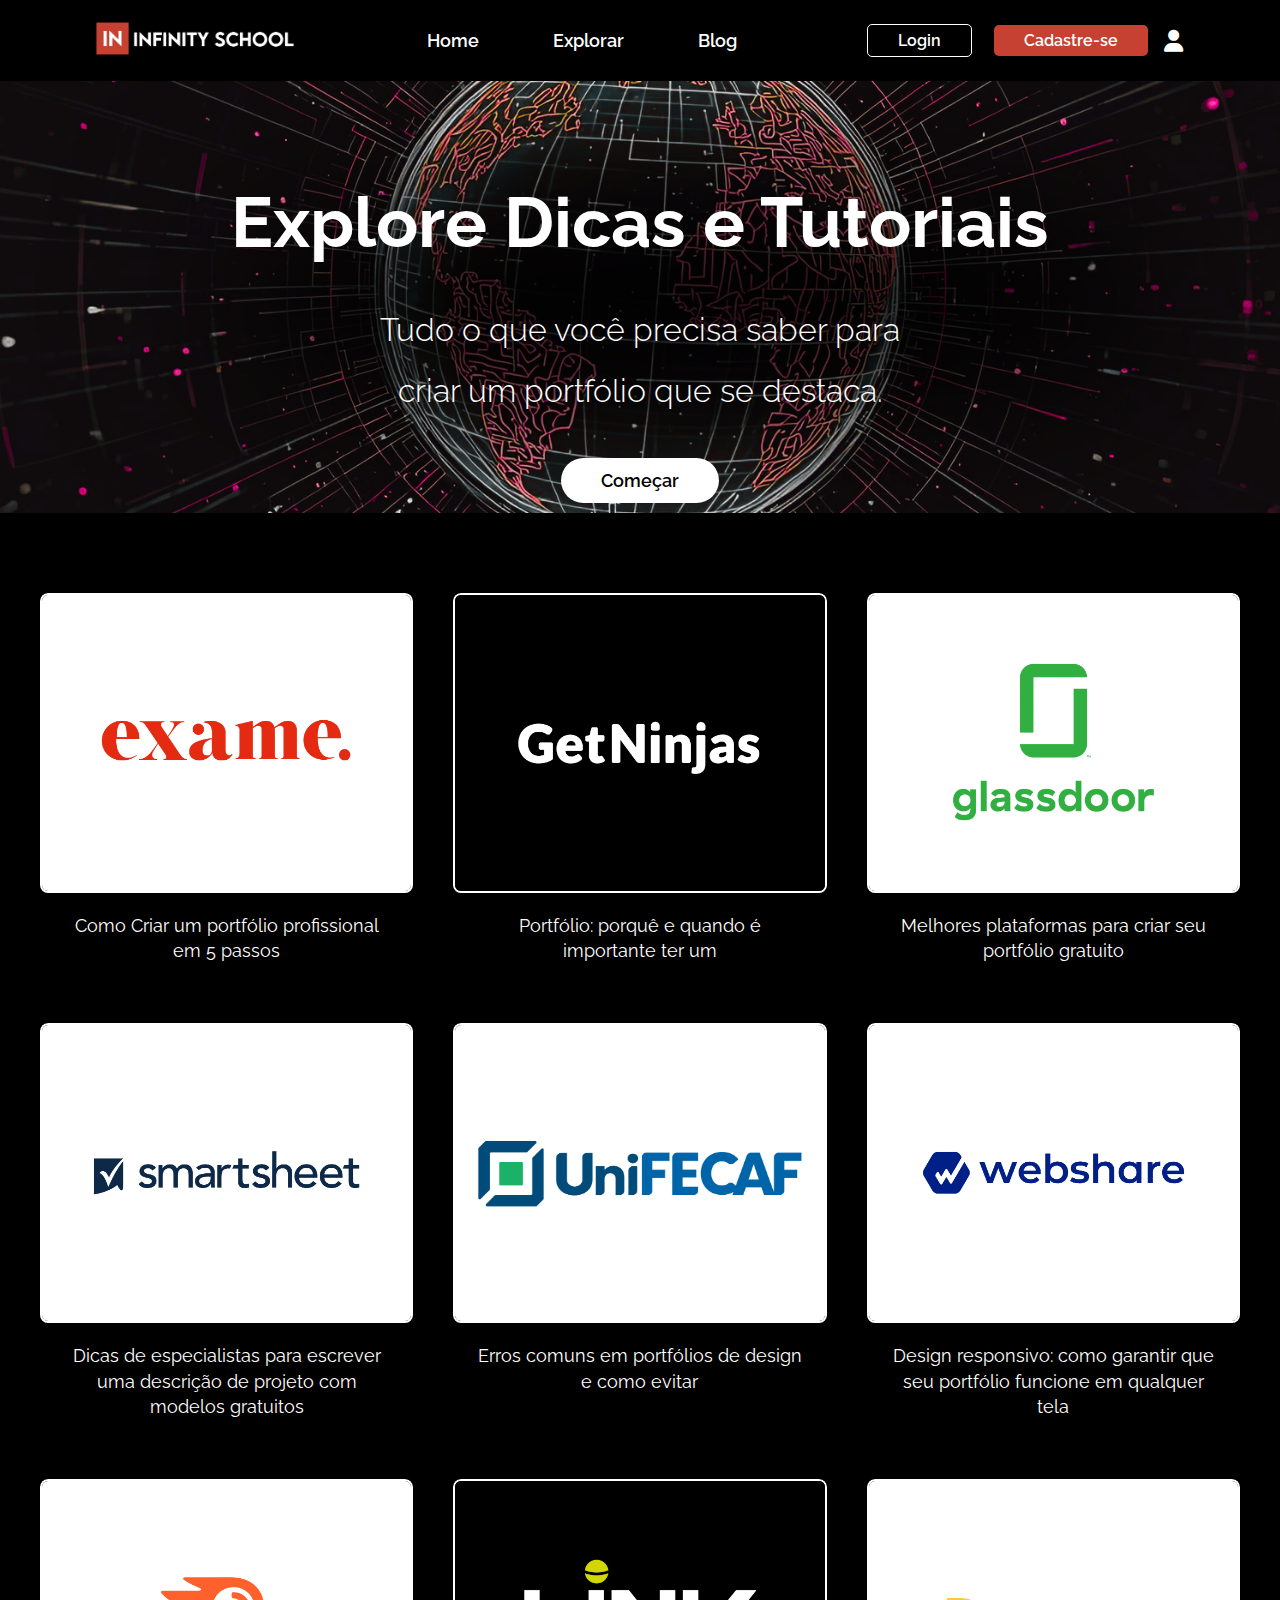
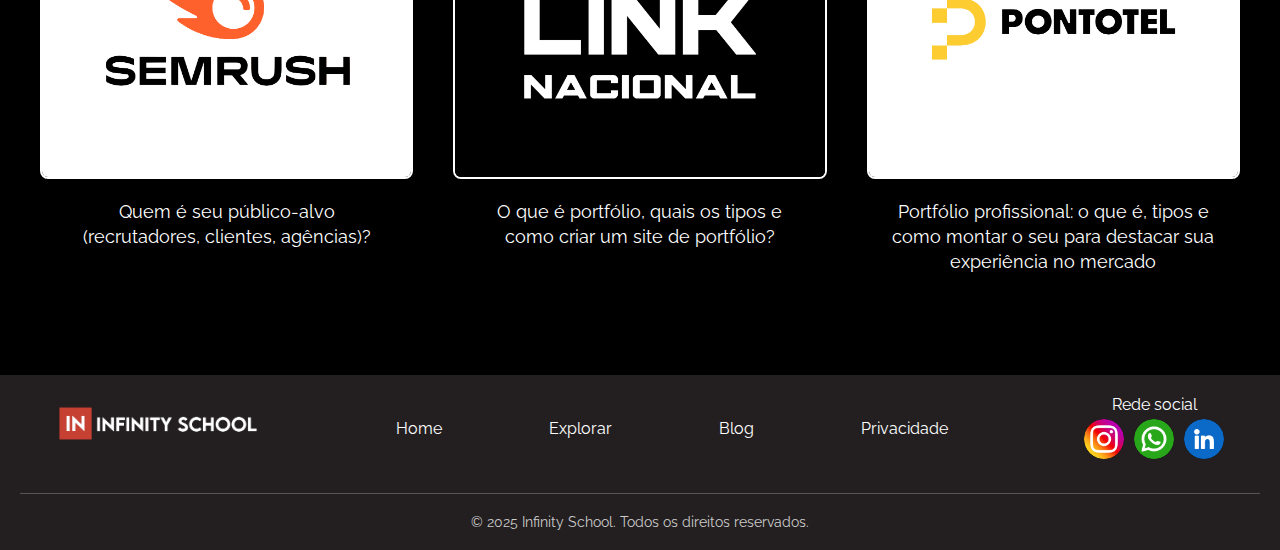
<file: Blog/blog.html>
<!DOCTYPE html>
<html lang="pt-br">
<head>
  <meta charset="UTF-8">
  <meta name="viewport" content="width=device-width, initial-scale=1.0">
  <title>Explore Dicas e Tutoriais</title>
  <link rel="icon" type="image/svg+xml" href="../Icones/empresa.svg">
  <link rel="icon" type="image/png" href="../images/infinity.png" sizes="32x32">
  <link rel="apple-touch-icon" href="../images/infinity.png">
  <link rel="preconnect" href="https://fonts.googleapis.com">
  <link rel="preconnect" href="https://fonts.gstatic.com" crossorigin>
  <link href="https://fonts.googleapis.com/css2?family=Raleway:wght@400;700&display=swap" rel="stylesheet">
  <link rel="stylesheet" href="blog.css">
  <link rel="stylesheet" href="https://cdnjs.cloudflare.com/ajax/libs/font-awesome/6.4.0/css/all.min.css">
</head>
<body>

<header>
  <div class="header">
    <div class="logo">
      <img src="../Imagens/Logo padrão.png" alt="Logo">
    </div>

    <nav class="nav-menu" id="nav-menu">
      <a href="../home/home.html">Home</a>
      <a href="../PagExplore/inspire-se.html">Explorar</a>
      <a href="../Blog/blog.html">Blog</a>
    </nav>

    <div class="header-buttons">
      <a href="../Pag_login/login.html" class="btn btn-login">Login</a>
      <a href="../Pag_Cadastro/cadastro.html" class="btn btn-cadastro">Cadastre-se</a>
      <a href="" class="user-btn" aria-label="Área do usuário">
        <i class="fa-solid fa-user"></i>
      </a>
    </div>

    <button class="nav-toggle" id="nav-toggle" aria-label="Abrir menu" aria-expanded="false">
      <span class="hamburger"></span>
      <span class="hamburger"></span>
      <span class="hamburger"></span>
    </button>

  </div>
</header>

<section class="carrossel">
  <h1 class="titulo">Explore Dicas e Tutoriais</h1>
  <p class="paragrafo">
    Tudo o que você precisa saber para criar um portfólio que se destaca.
  </p>
  <a href="#" class="btn-comecar">Começar</a>
</section>

<section class="blog-articles">
  <div class="articles-grid">

    <article class="article-card">
      <a href="https://exame.com/carreira/guia-de-carreira/5-dicas-para-criar-um-portfolio-profissional-atraente/?utm_source=chatgpt.com" target="_blank">
        <div class="article-image">
          <img src="../imagens_blog/exame.png" alt="IA Portfolio">
        </div>
        <h3>Como Criar um portfólio profissional em 5 passos</h3>
      </a>
    </article>

    <article class="article-card">
      <a href="https://blog.getninjas.com.br/portfolio-porque-e-quando-e-importante-ter-um/" target="_blank">
        <div class="article-image">
          <img src="../imagens_blog/getninjas.png" alt="IA Tutorial">
        </div>
        <h3>Portfólio: porquê e quando é importante ter um</h3>
      </a>
    </article>

    <article class="article-card">
      <a href="https://www.glassdoor.com.br/blog/5-sites-gratuitos-para-criar-portfolio-online/?utm_source=chatgpt.com" target="_blank">
        <div class="article-image">
          <img src="../imagens_blog/glassdoor.png" alt="IA Plataformas">
        </div>
        <h3>Melhores plataformas para criar seu portfólio gratuito</h3>
      </a>
    </article>

    <article class="article-card">
      <a href="https://exame.com/carreira/guia-de-carreira/5-dicas-para-criar-um-portfolio-profissional-atraente/?utm_source=chatgpt.com" target="_blank">
        <div class="article-image">
          <img src="../imagens_blog/smartsheet.png" alt="IA Descrições">
        </div>
        <h3>Dicas de especialistas para escrever uma descrição de projeto com modelos gratuitos</h3>
      </a>
    </article>

    <article class="article-card">
      <a href="https://www.unifecaf.com.br/post/10-erros-no-portfolio-que-podem-te-prejudicar?utm_source=chatgpt.com" target="_blank">
        <div class="article-image">
          <img src="../imagens_blog/erroscomuns_unife.png" alt="IA Erros">
        </div>
        <h3>Erros comuns em portfólios de design e como evitar</h3>
      </a>
    </article>

    <article class="article-card">
      <a href="https://www.webshare.com.br/blog/design-responsivo/?utm_source=chatgpt.com" target="_blank">
        <div class="article-image">
          <img src="../imagens_blog/webshare.png" alt="IA Design">
        </div>
        <h3>Design responsivo: como garantir que seu portfólio funcione em qualquer tela</h3>
      </a>
    </article>

    <article class="article-card">
      <a href="https://pt.semrush.com/blog/publico-alvo/" target="_blank">
        <div class="article-image">
          <img src="../imagens_blog/semrush.png" alt="IA Público">
        </div>
        <h3>Quem é seu público-alvo (recrutadores, clientes, agências)?</h3>
      </a>
    </article>

    <article class="article-card">
      <a href="https://www.linknacional.com.br/blog/o-que-e-portfolio/?srsltid=AfmBOooq18EeMmyJKbBiOfmT5_XKV6Gr0gqGoBCmXQHHfaGGM1t1h30k" target="_blank">
        <div class="article-image">
          <img src="../imagens_blog/link_nacional.png" alt="IA Portfólio">
        </div>
        <h3>O que é portfólio, quais os tipos e como criar um site de portfólio?</h3>
      </a>
    </article>

    <article class="article-card">
      <a href="https://www.pontotel.com.br/portfolio-profissional/" target="_blank">
        <div class="article-image">
          <img src="../imagens_blog/ponto_tel_ultima.png" alt="IA Full Stack">
        </div>
        <h3>Portfólio profissional: o que é, tipos e como montar o seu para destacar sua experiência no mercado</h3>
      </a>
    </article>

  </div>
</section>


<!-- Modal Privacidade -->
<div id="modalPoliticas" class="modal">
    <div class="modal-content">
        <span class="close" id="fechar-modal">&times;</span>
        <h2>Política de Privacidade</h2>
        <p>Todas as suas informações pessoais recolhidas serão usadas para ajudar a tornar a sua visita no nosso site mais produtiva e o mais agradável possível. E a garantia da confidencialidade dos dados pessoais dos utilizadores do nosso site é muito importante para a Infinity School. Todas as informações pessoais relativas a membros, clientes ou visitantes que usem o site da Infinity School serão tratadas em concordância com a Lei da Proteção de Dados Pessoais de 26 de outubro de 1998 (Lei n.º 67/98). As informações pessoais recolhidas podem incluir o seu nome, e-mail, número de telefone fixo e/ou celular, entre outros. O uso do site da Infinity School pressupõe a aceitação deste Acordo de Privacidade. A equipe da Infinity School reserva-se o direito de alterar este acordo sem aviso prévio. Deste modo, recomendamos que consulte a nossa política de privacidade com regularidade de forma a estar sempre atualizado.</p> <br>

        <h2>Os anúncios</h2>
        <p>Tal como outros websites, coletamos e utilizamos informação contida nos anúncios. A informação contida nos anúncios inclui o seu endereço IP (Internet Protocol), o seu ISP (Internet Service Provider, como o Sapo, Clix ou outro), o browser que utilizou ao visitar o nosso website (como o Internet Explorer ou o Firefox), o tempo da sua visita e que páginas visitou dentro do nosso website.</p> <br>

        <h2>Política de cookies Infinity School</h2>
        <h2>O que são cookies?</h2>
        Como é prática comum em quase todos os sites profissionais, este site usa cookies, que são pequenos arquivos baixados no seu computador, para melhorar sua experiência. Esta página descreve quais informações eles coletam, como as usamos e por que às vezes precisamos armazenar esses cookies. Também compartilharemos como você pode impedir que esses cookies sejam armazenados, no entanto, isso pode fazer o downgrade ou ‘quebrar’ certos elementos da funcionalidade do site. <br><br>
        
        <h2>Como usamos os cookies?</h2>
        <p>Utilizamos cookies por vários motivos, detalhados abaixo. Infelizmente, na maioria dos casos, não existem opções padrão do setor para desativar os cookies sem desativar completamente a funcionalidade e os recursos que eles adicionam a este site. É recomendável que você deixe todos os cookies se não tiver certeza se precisa ou não deles, caso sejam usados para fornecer um serviço que você usa.</p> <br>

        <h2>Como desativar cookies:</h2>
        <p>Você pode impedir a configuração de cookies ajustando as configurações do seu navegador (consulte a Ajuda do navegador para saber como fazer isso). Esteja ciente de que a desativação de cookies afetará a funcionalidade deste e de muitos outros sites que você visita. A desativação de cookies geralmente resultará na desativação de determinadas funcionalidades e recursos deste site. Portanto, é recomendável que você não desative os cookies.</p> <br>

        <h2>Cookies que definimos:</h2>
        <p>Cookies relacionados a e-mail marketing: Este site oferece serviços de assinatura de e-mail marketing e os cookies podem ser usados para lembrar se você já está registrado e se deve mostrar determinadas notificações válidas apenas para usuários inscritos / não inscritos;
        Cookies relacionados a pesquisas: Periodicamente, oferecemos pesquisas e questionários para fornecer informações interessantes, ferramentas úteis ou para entender nossa base de usuários com mais precisão. Essas pesquisas podem usar cookies para lembrar quem já participou numa pesquisa ou para fornecer resultados precisos após a alteração das páginas;
        Cookies relacionados a formulários: Quando você envia dados por meio de um formulário como os encontrados nas páginas de contacto ou nos formulários de comentários, os cookies podem ser configurados para lembrar os detalhes do usuário para correspondência futura;
        Cookies de preferências do site: Para proporcionar uma ótima experiência neste site, fornecemos a funcionalidade para definir suas preferências de como esse site é executado quando você o usa. Para lembrar suas preferências, precisamos definir cookies para que essas informações possam ser chamadas sempre que você interagir com uma página for afetada por suas preferências.</p>
    </div>
</div>


<footer class="footer">
  <div class="footer-content">
    <div class="logo">
      <img src="../Imagens/Logo padrão.png" alt="Logo">
    </div>
    <div class="footer-links">
      <a href="../home/home.html">Home</a>
      <a href="../PagExplore/inspire-se.html">Explorar</a>
      <a href="../Blog/blog.html">Blog</a>
      <a href="#" id="abrir-modal">Privacidade</a>
    </div>
    <div class="social-media">
      <span>Rede social</span>
      <div class="social-icons">
        <a href="https://www.instagram.com/infinity.school/" class="social-icon" target="_blank"><img src="../Icones/instagram.png" alt="Instagram"></a>
        <a href="#" class="social-icon" target="_blank"><img src="../Icones/whatsapp.png" alt="Whatsapp"></a>
        <a href="https://www.linkedin.com/company/infinityschool/posts/?feedView=all" class="social-icon" target="_blank"><img src="../Icones/linkedin.png" alt="LinkedIn"></a>
      </div>
    </div>
  </div>
  <div class="footer-bottom">
    <p>© 2025 Infinity School. Todos os direitos reservados.</p>
  </div>
</footer>

<script src="blog.js"></script>
</body>
</html>
</file>
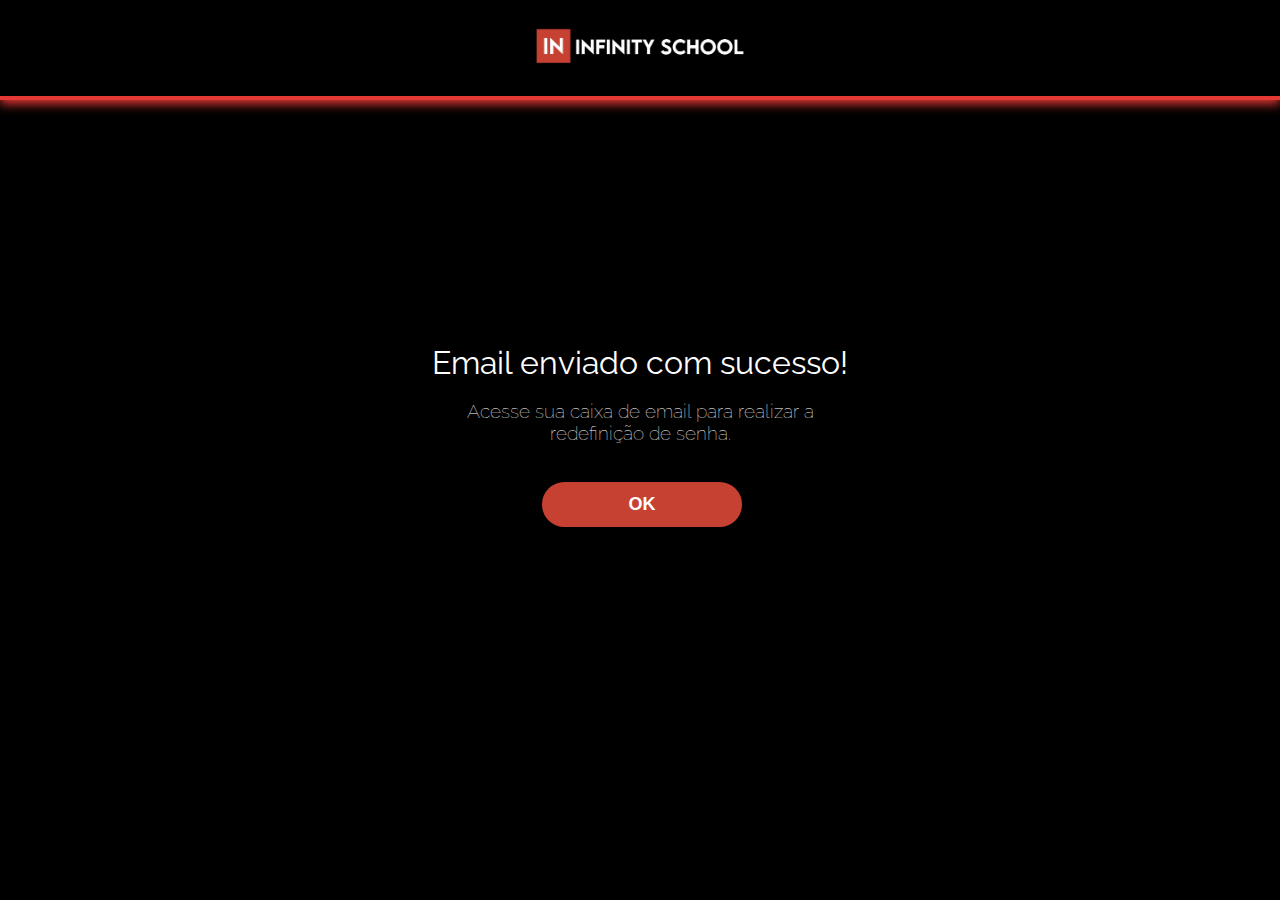
<file: Email-enviado/enviado.html>
<!DOCTYPE html>
<html lang="pt-br">

<head>
    <meta charset="UTF-8">
    <meta name="viewport" content="width=device-width, initial-scale=1.0">
    <link rel="preconnect" href="https://fonts.googleapis.com">
    <link rel="preconnect" href="https://fonts.gstatic.com" crossorigin>
    <link href="https://fonts.googleapis.com/css2?family=Raleway:ital,wght@0,100..900;1,100..900&display=swap"
        rel="stylesheet">
    <link rel="icon" type="image/svg+xml" href="../Imagens/infinity.png">
    <link rel="icon" type="image/png" href="../images/infinity.png" sizes="32x32">
    <link rel="apple-touch-icon" href="../images/infinity.png">
    <title>Email enviado com sucesso - Infinity School</title>
    <link rel="stylesheet" href="enviado.css">
</head>

<body>
    <header>
        <div class="logo-in">
            <a href="../home/home.html"> <img src="../Imagens/Logo padrão.png" alt="logo-infinity" class="logo-in"> </a>
        </div>
    </header>

    <div class="texto">
        <h1>Email enviado com sucesso!</h1><br>

        <h2 class="acesse">Acesse sua caixa de email para realizar a
            <br> redefinição de senha.
        </h2>

        <br><br><button class="ok-btn">OK</button>

    </div>
</body>

</html>
</file>
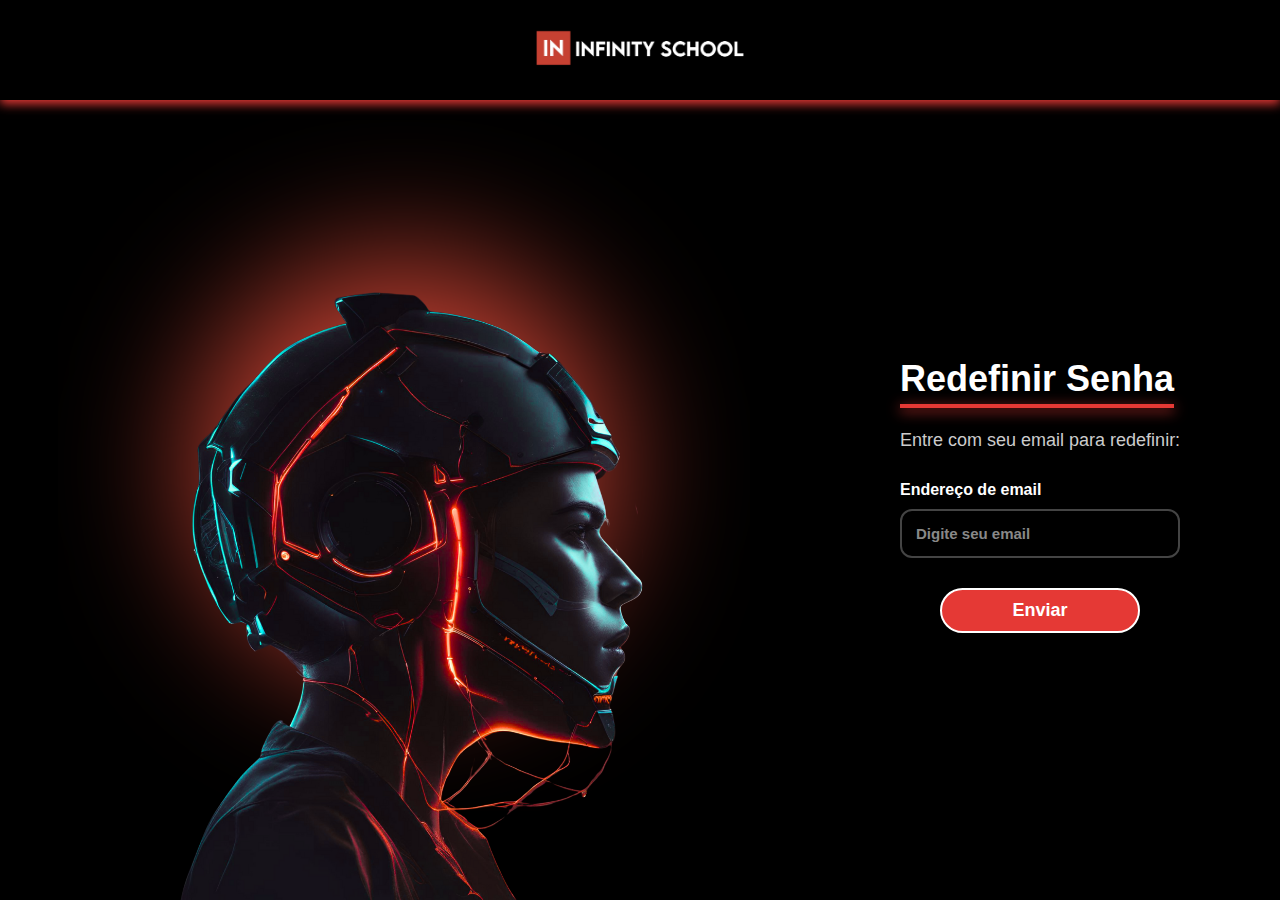
<file: Esqueci_Senha/senha.html>
<!DOCTYPE html>
<html lang="pt-br">

<head>
    <meta charset="UTF-8">
    <meta name="viewport" content="width=device-width, initial-scale=1.0">
    <title>Esqueci a Senha - Infinity School</title>
    <link rel="icon" type="image/svg+xml" href="../Imagens/infinity.png">
    <link rel="icon" type="image/png" href="../images/infinity.png" sizes="32x32">
    <link rel="apple-touch-icon" href="../images/infinity.png">
    <link rel="stylesheet" href="senha.css">
</head>

<body>
    <header>
        <div class="logo-in">
            <a href="../home/home.html">
                <img src="../Imagens/Logo padrão.png" alt="logo-infinity" class="logo-in">
            </a>
        </div>
    </header>

    <div class="container">
        <div class="imagem"></div>

        <div class="formulario">
            <form>
                <h1>Redefinir Senha</h1>
                <h3 class="frase">Entre com seu email para redefinir:</h3>

                <label for="email">Endereço de email</label>
                <input id="email" name="email" type="email" placeholder="Digite seu email">

                <button type="submit" class="enviar-btn">Enviar</button>
            </form>
        </div>
    </div>
</body>

</html>
</file>
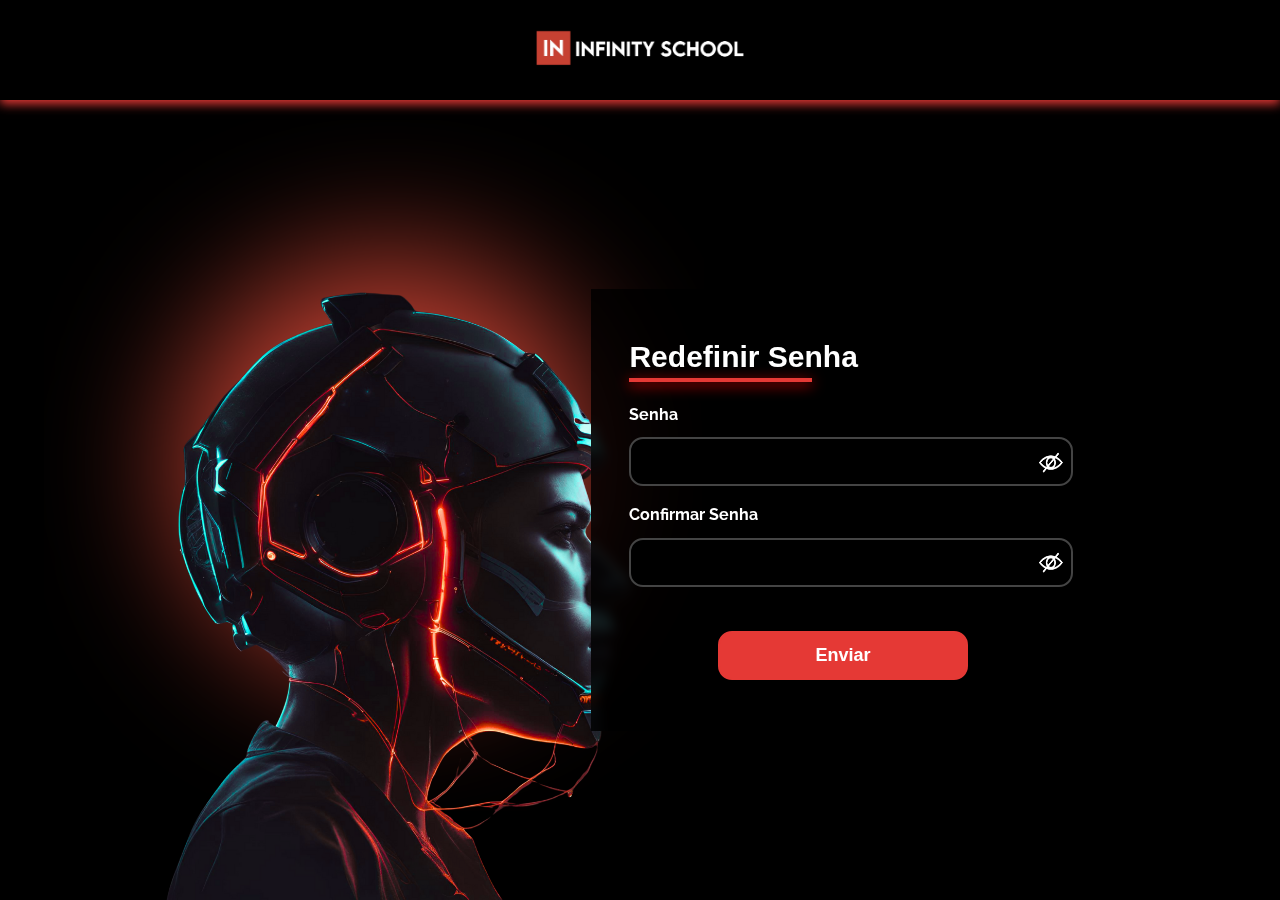
<file: Esqueci_Senha2/senha2.html>
<!DOCTYPE html>
<html lang="pt-br">

<head>
    <meta charset="UTF-8">
    <meta name="viewport" content="width=device-width, initial-scale=1.0">
    <link rel="preconnect" href="https://fonts.googleapis.com">
    <link rel="preconnect" href="https://fonts.gstatic.com" crossorigin>
    <link href="https://fonts.googleapis.com/css2?family=Raleway:ital,wght@0,100..900;1,100..900&display=swap"
        rel="stylesheet">
    <link rel="icon" type="image/svg+xml" href="../Imagens/infinity.png">
    <link rel="icon" type="image/png" href="../images/infinity.png" sizes="32x32">
    <link rel="apple-touch-icon" href="../images/infinity.png">
    <title>Redefinir Senha - Infinity School</title>
    <script src="senha2.js" defer></script>
    <link rel="stylesheet" href="senha2.css">
</head>

<body>
    <header>
        <div class="logo-in">
            <a href="../home/home.html"> <img src="../Imagens/Logo padrão.png" alt="logo-infinity" class="logo-in"> </a>
        </div>
    </header>

    <div class="container">
        <div class="imagem">
            <img src="../Imagens/redefinir senha.png" alt="Ilustração de um cadeado e chave para redefinir a senha">
        </div>

        <div class="formulario">

            <form>
                <h1>Redefinir Senha</h1>
                <label for="senha">Senha</label><br>
                <div class="input-olho">
                    <input id="senha" name="senha" type="password">
                    <img src="../Icones/olhofechado.png" alt="Mostrar senha" class="olhinho">
                </div><br><br>

                <label for="confirmarSenha">Confirmar Senha</label><br>
                <div class="input-olho">
                    <input id="confirmarSenha" name="ConfirmarSenha" type="password">
                    <img src="../Icones/olhofechado.png" alt="Mostrar senha" class="olhinho">
                </div>

                <button class="enviar-btn">Enviar</button>
            </form>


        </div>
    </div>
</body>

</html>
</file>
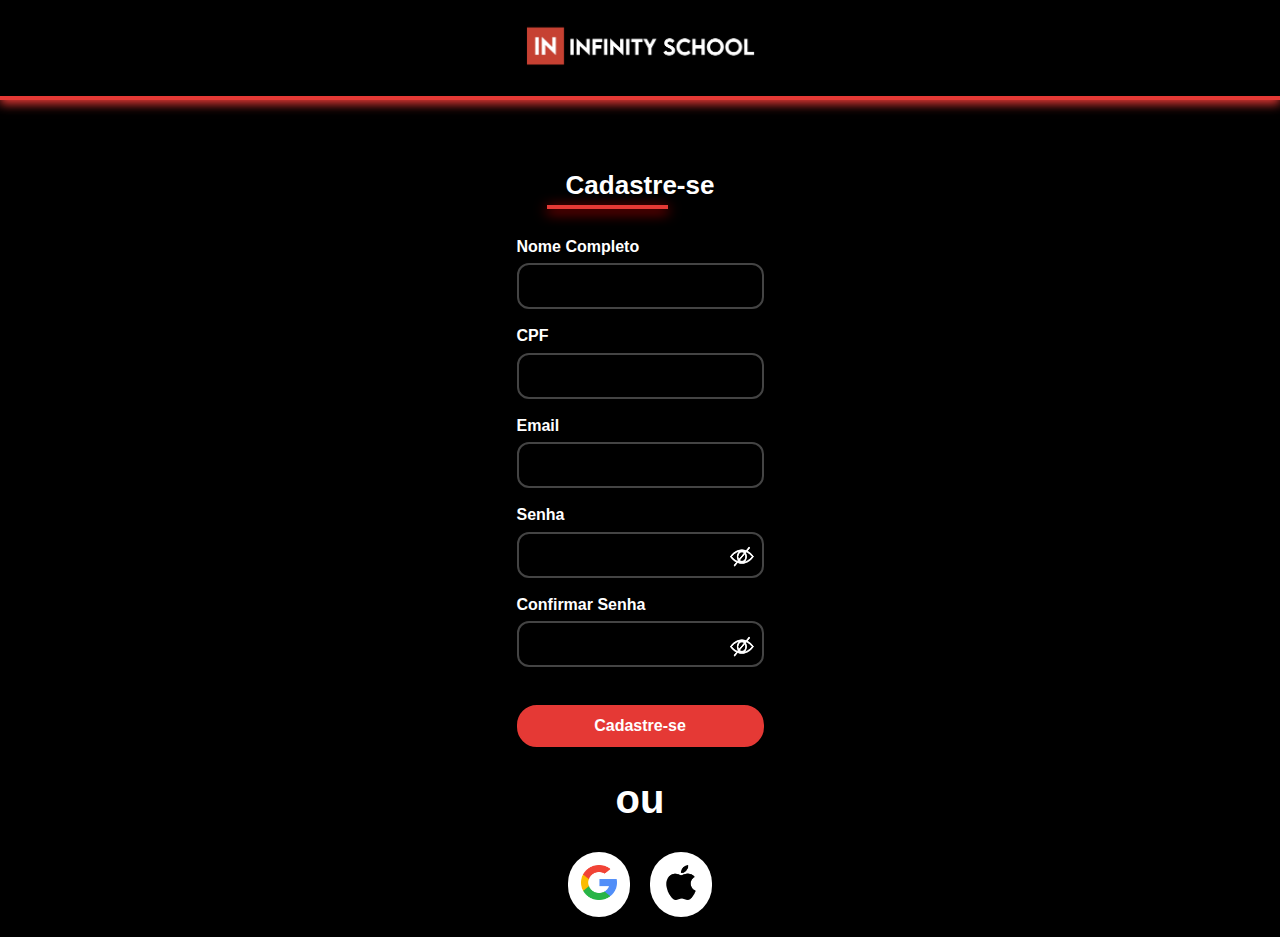
<file: Pag_Cadastro/cadastro.html>
<!DOCTYPE html>
<html lang="pt-br">

<head>
    <meta charset="UTF-8">
    <meta name="viewport" content="width=device-width, initial-scale=1.0">
    <title>Cadastro</title>
    <link rel="icon" type="image/svg+xml" href="../Imagens/infinity.png">
    <link rel="icon" type="image/png" href="../images/infinity.png" sizes="32x32">
    <link rel="apple-touch-icon" href="../images/infinity.png">
    <script src="script.js" defer></script>
    <link rel="stylesheet" href="cadastro.css">
    <link rel="stylesheet" href="cadastroResponsive.css">
</head>

<body>
    <header class="logo">
        <a href="../home/home.html">
            <img src="../Imagens/Logo padrão.png">
        </a>
    </header>

    <div class="container">
        <div class="image">

        </div>

        <div class="formulario">
            <h1>Cadastre-se</h1>
            <form>
                <label for="nome">Nome Completo</label><br>
                <input id="nome" name="nome" type="text"><br><br>

                <label for="cpf">CPF</label><br>
                <input id="cpf" name="cpf" type="number"><br><br>

                <label for="email">Email</label><br>
                <input id="email" name="email" type="email"><br><br>

                <label for="senha">Senha</label><br>
                <div class="input-olho">
                    <input id="senha" name="senha" type="password">
                    <img src="../Icones/olhofechado.png" alt="Mostrar senha" class="olhinho">
                </div><br><br>

                <label for="confirmarSenha">Confirmar Senha</label><br>
                <div class="input-olho">
                    <input id="confirmarSenha" name="ConfirmarSenha" type="password">
                    <img src="../Icones/olhofechado.png" alt="Mostrar senha" class="olhinho">
                </div><br><br>
                <div class="btnForm">
                    <button type="submit" class="btn-cadastro">Cadastre-se</button>
                </div>
            </form>

            <div class="separador">
                <span class="ou">ou</span>
            </div>

            <div class="botoes-redes-socias">
                <a href="#"><img src="../Icones/search.png" alt="Entrar com Google"></a>
                <a href="#"><img src="../Icones/apple-logo.png" alt="Entrar com Apple"></a>
            </div>

        </div>
    </div>
</body>

</html>
</file>
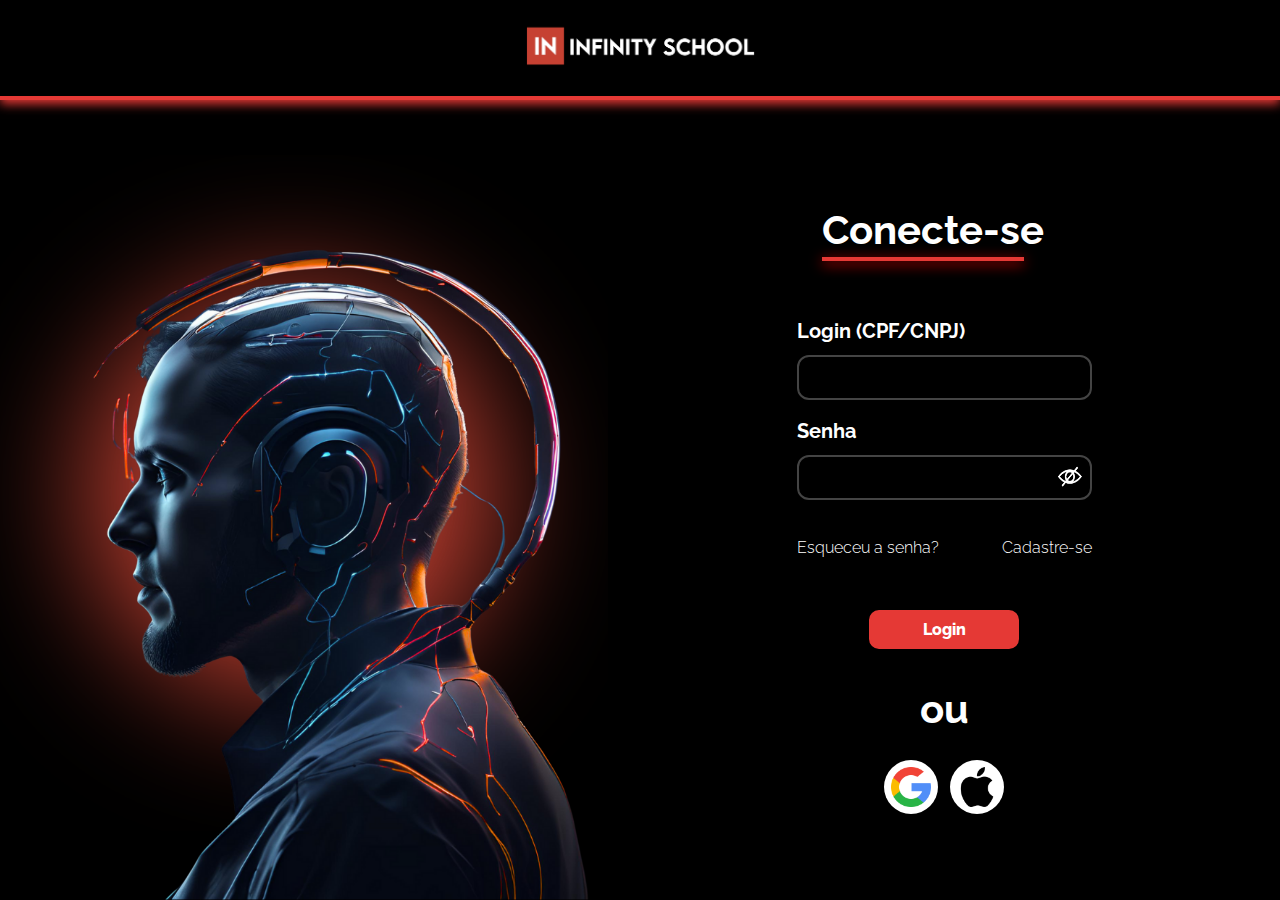
<file: Pag_login/login.html>
<!DOCTYPE html>
<html lang="pt-br">

<head>
    <meta charset="UTF-8">
    <meta name="viewport" content="width=device-width, initial-scale=1.0">
    <title>Login</title>
    <link rel="icon" type="image/svg+xml" href="../Imagens/infinity.png">
    <link rel="icon" type="image/png" href="../images/infinity.png" sizes="32x32">
    <link rel="apple-touch-icon" href="../images/infinity.png">
    <link rel="stylesheet" href="login.css">
    <script src="login.js" defer></script>
</head>

<body>
    <header class="logo">
        <a href="../home/home.html"><img src="../Imagens/Logo padrão.png" alt="logo-infinity" class="logo-in"></a>
    </header>

    <div class="container">
        <div class="image"></div>

        <div class="formulario">
            <div class="titulo-form">
                <h1>Conecte-se</h1>
            </div>
            <form>
                <label for="cpf" class="label">Login (CPF/CNPJ)</label><br>
                <input id="cpf" name="cpf" type="tel" maxlength="18" placeholder=""><br><br>

                <label for="senha" class="label">Senha</label><br>
                <div class="input-olho">
                    <input id="senha" name="senha" type="password">
                    <img src="../Icones/olhofechado.png" alt="Mostrar senha" class="olhinho">
                </div><br><br>

                <div class="option-links">
                    <a href="../Esqueci_Senha2/senha2.html">Esqueceu a senha?</a>
                    <a href="../Pag_Cadastro/cadastro.html">Cadastre-se</a>
                </div>

                <div class="btnForm">
                    <button type="submit" class="btn-login">Login</button>
                </div>
            </form>

            <div class="separador">
                <span class="ou">ou</span>
            </div>

            <div class="botoes-redes-socias">
                <a href="#" class="google"><img src="../Icones/search.png" alt="Entrar com Google"></a>
                <a href="#" class="appel"><img src="../Icones/apple-logo.png" alt="Entrar com Apple"></a>
            </div>
        </div>
    </div>
</body>

</html>
</file>
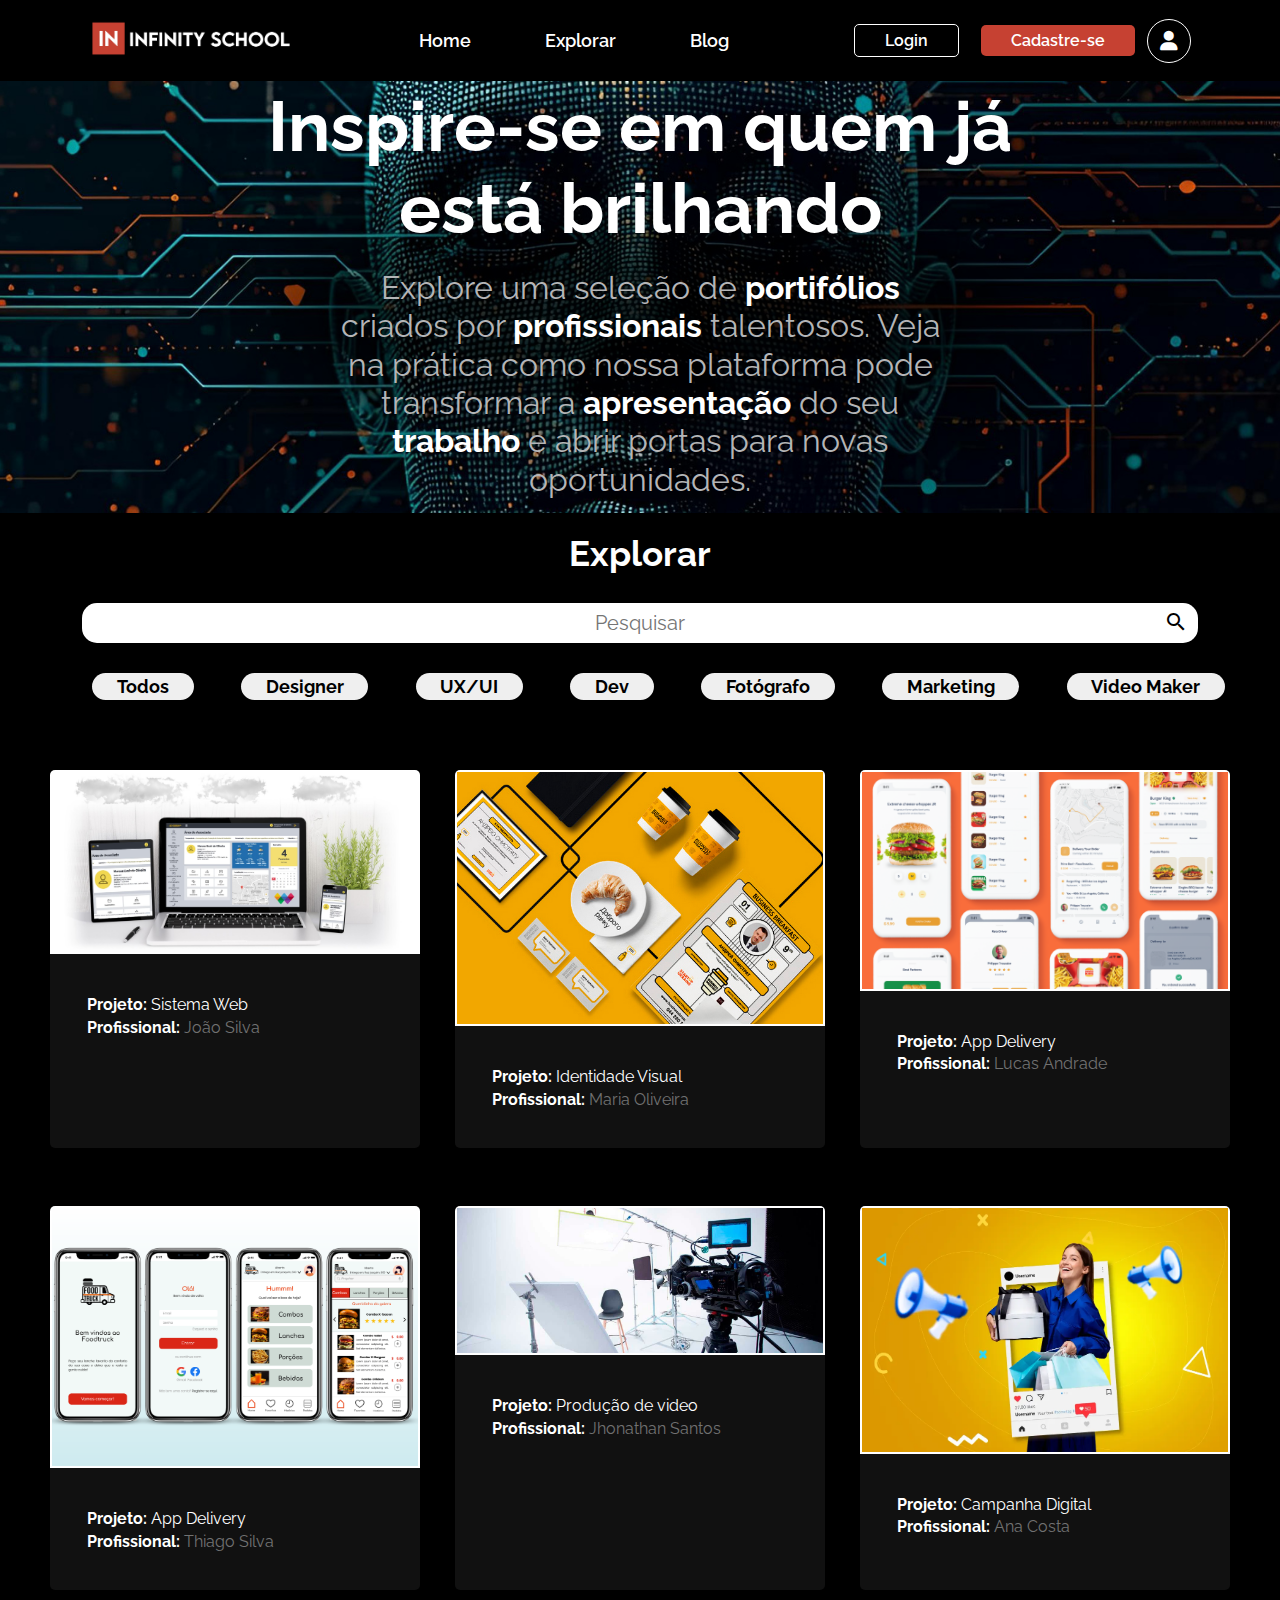
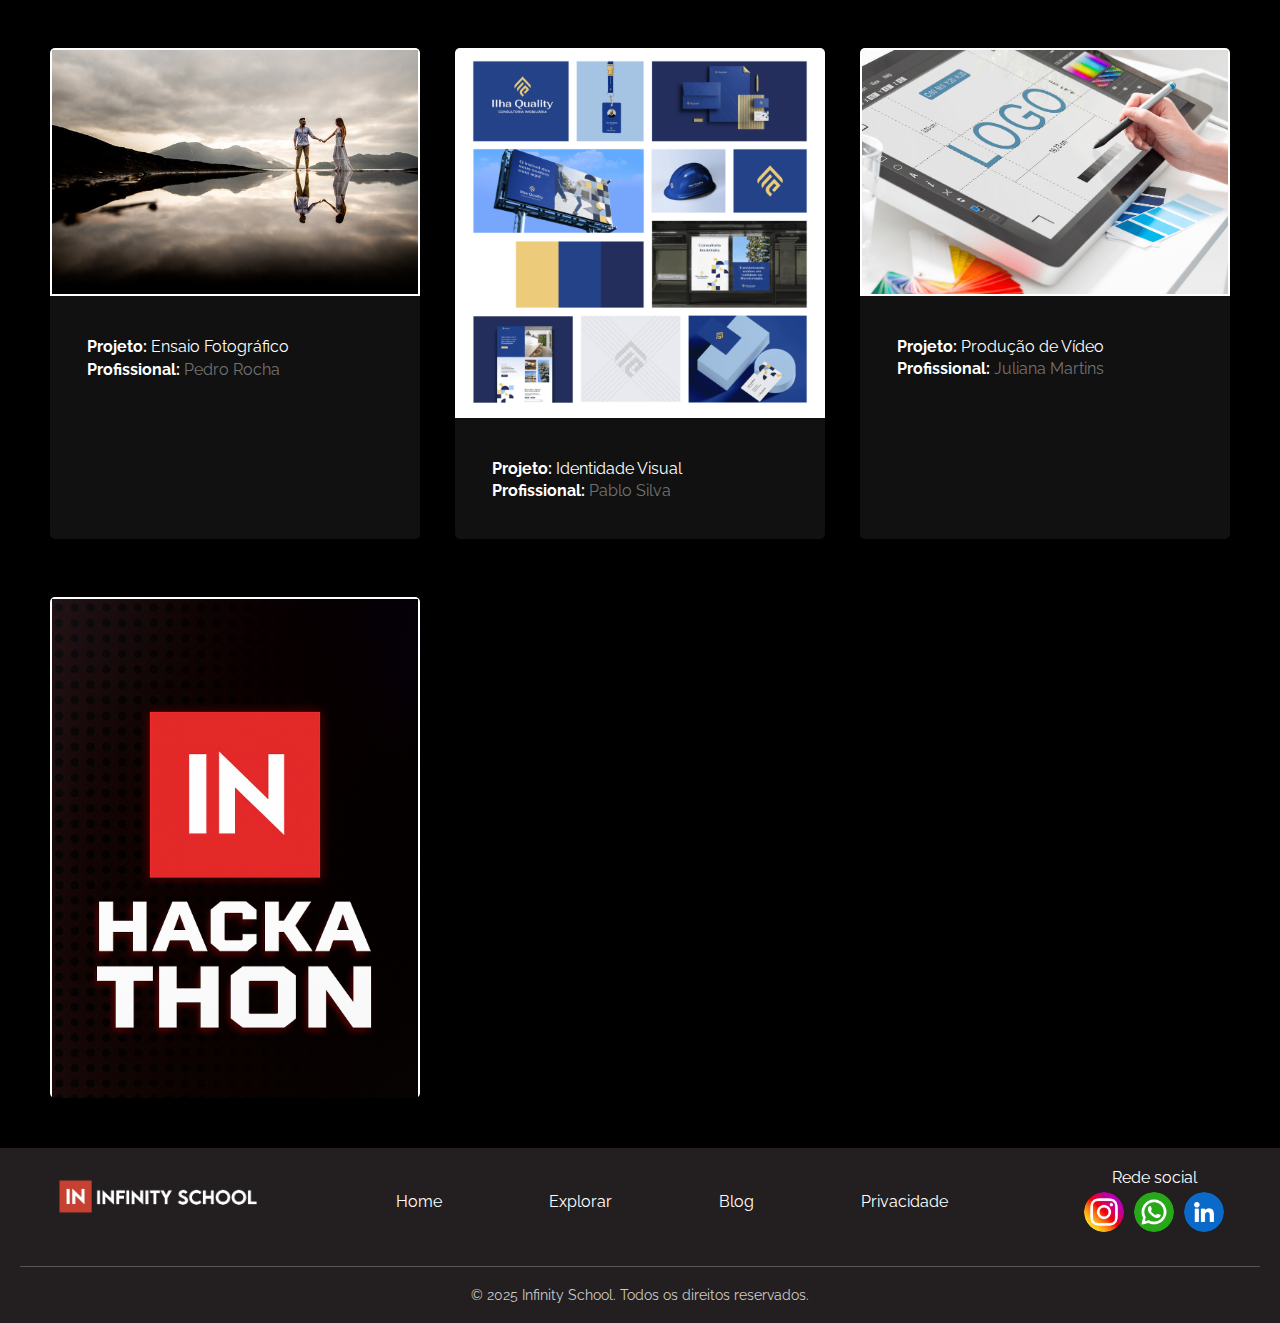
<file: PagExplore/inspire-se.html>
<!DOCTYPE html>
<html lang="pt-br">

<head>
    <meta charset="UTF-8">
    <meta name="viewport" content="width=device-width, initial-scale=1.0">
    <title>Inspire-se em quem está brilhando</title>
    <link rel="icon" type="image/svg+xml" href="../Imagens/infinity.png">
    <link rel="icon" type="image/png" href="../images/infinity.png" sizes="32x32">
    <link rel="apple-touch-icon" href="../images/infinity.png">
    <link rel="stylesheet" href="inspire.css">
    <link href="https://fonts.googleapis.com/icon?family=Material+Icons" rel="stylesheet">
    <link rel="stylesheet" href="https://cdnjs.cloudflare.com/ajax/libs/font-awesome/6.4.0/css/all.min.css">
    <link rel="stylesheet" href="https://cdnjs.cloudflare.com/ajax/libs/font-awesome/6.0.0-beta3/css/all.min.css">
</head>

<body>

    <header>
        <div class="header">
            <div class="logo">
                <img src="../Imagens/Logo padrão.png" alt="Logo">
            </div>
            <nav class="nav-menu" id="nav-menu">
                <a href="../home/home.html">Home</a>
                <a href="inspire-se.html">Explorar</a>
                <a href="../Blog/blog.html">Blog</a>
            </nav>
            <div class="header-buttons">
                <a href="../Pag_login/login.html" class="btn btn-login">Login</a>
                <a href="../Pag_Cadastro/cadastro.html" class="btn btn-cadastro">Cadastre-se</a>
                <a href="#" class="user-btn" id="user-button" aria-label="Área do usuário">
                    <i class="fa-solid fa-user"></i>
                </a>
            </div>
            <button class="nav-toggle" id="nav-toggle" aria-label="Abrir menu" aria-expanded="false">
                <span class="hamburger"></span>
                <span class="hamburger"></span>
                <span class="hamburger"></span>
            </button>
        </div>
    </header>

    <main>

        <div class="carrossel">
            <div class="titulo">
                <h1>Inspire-se em quem já está brilhando</h1>
            </div>
            <div class="paragrafo">
                <p>Explore uma seleção de <span>portifólios</span> criados por <span>profissionais</span> talentosos.
                    Veja na prática como nossa plataforma
                    pode transformar a <span>apresentação</span> do seu <span>trabalho</span> e abrir portas para novas
                    oportunidades.</p>
            </div>
        </div>

        <div class="logo-explorar">
            <h3><a href="inspire-se.html">Explorar</a></h3>
        </div>

        <div class="nav-explorar">

            <div class="search-container">
                <form class="search-form">
                    <input type="text" placeholder="Pesquisar" aria-label="Pesquisa">
                    <button class="lupa" type="submit">
                        <span class="material-icons">search</span>
                    </button>
                </form>
            </div>
        </div>

        <div class="categoria-filtros">
            <button id="todos-cat">Todos</button>
            <button id="designer-cat">Designer</button>
            <button id="ux-ui-cat">UX/UI</button>
            <button id="dev-cat">Dev</button>
            <button id="fotografo-cat">Fotógrafo</button>
            <button id="marketing-cat">Marketing</button>
            <button id="video-maker-cat">Video Maker</button>
        </div>


        <section class="perfil-grid">

            <article class="perfil-card" data-categoria="dev">
                <img src="../Imagens/sistema web.jpg" alt="Imagem do Profissional">
                <div class="perfil-info">
                    <p><strong>Projeto:</strong> Sistema Web</p>
                    <p><strong>Profissional:</strong><a href="#"> João Silva</a></p>
                </div>
            </article>

            <article class="perfil-card" data-categoria="designer">
                <img src="../Imagens/identidade visual.jpg" alt="Imagem do Profissional">
                <div class="perfil-info">
                    <p><strong>Projeto:</strong> Identidade Visual</p>
                    <p><strong>Profissional:</strong><a href="#"> Maria Oliveira</a></p>
                </div>
            </article>


            <article class="perfil-card" data-categoria="ux-ui">
                <img src="../Imagens/app delivery.png" alt="Imagem do Profissional">
                <div class="perfil-info">
                    <p><strong>Projeto:</strong> App Delivery</p>
                    <p><strong>Profissional:</strong><a href="#"> Lucas Andrade</a></p>
                </div>
            </article>

            <article class="perfil-card" data-categoria="ux-ui">
                <img src="../Imagens/app delivery 2.png" alt="Imagem do Profissional">
                <div class="perfil-info">
                    <p><strong>Projeto:</strong> App Delivery</p>
                    <p><strong>Profissional:</strong><a href="#"> Thiago Silva</a></p>
                </div>
            </article>

            <article class="perfil-card" data-categoria="video-maker">
                <img src="../Imagens/producao de video.jpg" alt="Imagem do Profissional">
                <div class="perfil-info">
                    <p><strong>Projeto:</strong> Produção de video</p>
                    <p><strong>Profissional:</strong><a href="#"> Jhonathan Santos</a></p>
                </div>
            </article>


            <article class="perfil-card" data-categoria="marketing">
                <img src="../Imagens/campanha digital.webp" alt="Imagem do Profissional">
                <div class="perfil-info">
                    <p><strong>Projeto:</strong> Campanha Digital</p>
                    <p><strong>Profissional:</strong><a href="#"> Ana Costa</a></p>
                </div>
            </article>


            <article class="perfil-card" data-categoria="fotografo">
                <img src="../Imagens/ensaio fotografico.jpeg" alt="Imagem do Profissional">
                <div class="perfil-info">
                    <p><strong>Projeto:</strong> Ensaio Fotográfico</p>
                    <p><strong>Profissional:</strong><a href="#"> Pedro Rocha</a></p>
                </div>
            </article>


            <article class="perfil-card" data-categoria="video-maker">
                <img src="../Imagens/identidade visual 2.png" alt="Imagem do Profissional">
                <div class="perfil-info">
                    <p><strong>Projeto:</strong> Identidade Visual</p>
                    <p><strong>Profissional:</strong><a href="#"> Pablo Silva</a></p>
                </div>
            </article>

            <article class="perfil-card" data-categoria="video-maker">
                <img src="../Imagens/criacao de logo.png" alt="Imagem do Profissional">
                <div class="perfil-info">
                    <p><strong>Projeto:</strong> Produção de Vídeo</p>
                    <p><strong>Profissional:</strong><a href="#"> Juliana Martins</a></p>
                </div>
            </article>

            <article class="perfil-card" data-categoria="dev">
                <img src="../Imagens/HACKATHON.jpg" alt="Imagem do Profissional">
                <div class="perfil-info">
                    <p><strong>Projeto:</strong> HACKATHON</p>
                    <p><strong>Profissional:</strong><a href="#"> Clinton Rodrigo</a></p>
                </div>
            </article>
        </section>
    </main>

    <!-- Modal Privacidade -->
    <div id="modalPoliticas" class="modal">
        <div class="modal-content">
            <span class="close" id="fechar-modal">&times;</span>
            <h2>Política de Privacidade</h2>
            <p>Todas as suas informações pessoais recolhidas serão usadas para ajudar a tornar a sua visita no nosso
                site mais produtiva e o mais agradável possível. E a garantia da confidencialidade dos dados pessoais
                dos utilizadores do nosso site é muito importante para a Infinity School. Todas as informações pessoais
                relativas a membros, clientes ou visitantes que usem o site da Infinity School serão tratadas em
                concordância com a Lei da Proteção de Dados Pessoais de 26 de outubro de 1998 (Lei n.º 67/98). As
                informações pessoais recolhidas podem incluir o seu nome, e-mail, número de telefone fixo e/ou celular,
                entre outros. O uso do site da Infinity School pressupõe a aceitação deste Acordo de Privacidade. A
                equipe da Infinity School reserva-se o direito de alterar este acordo sem aviso prévio. Deste modo,
                recomendamos que consulte a nossa política de privacidade com regularidade de forma a estar sempre
                atualizado.</p> <br>

            <h2>Os anúncios</h2>
            <p>Tal como outros websites, coletamos e utilizamos informação contida nos anúncios. A informação contida
                nos anúncios inclui o seu endereço IP (Internet Protocol), o seu ISP (Internet Service Provider, como o
                Sapo, Clix ou outro), o browser que utilizou ao visitar o nosso website (como o Internet Explorer ou o
                Firefox), o tempo da sua visita e que páginas visitou dentro do nosso website.</p> <br>

            <h2>Política de cookies Infinity School</h2>
            <h2>O que são cookies?</h2>
            Como é prática comum em quase todos os sites profissionais, este site usa cookies, que são pequenos arquivos
            baixados no seu computador, para melhorar sua experiência. Esta página descreve quais informações eles
            coletam, como as usamos e por que às vezes precisamos armazenar esses cookies. Também compartilharemos como
            você pode impedir que esses cookies sejam armazenados, no entanto, isso pode fazer o downgrade ou ‘quebrar’
            certos elementos da funcionalidade do site. <br><br>

            <h2>Como usamos os cookies?</h2>
            <p>Utilizamos cookies por vários motivos, detalhados abaixo. Infelizmente, na maioria dos casos, não existem
                opções padrão do setor para desativar os cookies sem desativar completamente a funcionalidade e os
                recursos que eles adicionam a este site. É recomendável que você deixe todos os cookies se não tiver
                certeza se precisa ou não deles, caso sejam usados para fornecer um serviço que você usa.</p> <br>

            <h2>Como desativar cookies:</h2>
            <p>Você pode impedir a configuração de cookies ajustando as configurações do seu navegador (consulte a Ajuda
                do navegador para saber como fazer isso). Esteja ciente de que a desativação de cookies afetará a
                funcionalidade deste e de muitos outros sites que você visita. A desativação de cookies geralmente
                resultará na desativação de determinadas funcionalidades e recursos deste site. Portanto, é recomendável
                que você não desative os cookies.</p> <br>

            <h2>Cookies que definimos:</h2>
            <p>Cookies relacionados a e-mail marketing: Este site oferece serviços de assinatura de e-mail marketing e
                os cookies podem ser usados para lembrar se você já está registrado e se deve mostrar determinadas
                notificações válidas apenas para usuários inscritos / não inscritos;
                Cookies relacionados a pesquisas: Periodicamente, oferecemos pesquisas e questionários para fornecer
                informações interessantes, ferramentas úteis ou para entender nossa base de usuários com mais precisão.
                Essas pesquisas podem usar cookies para lembrar quem já participou numa pesquisa ou para fornecer
                resultados precisos após a alteração das páginas;
                Cookies relacionados a formulários: Quando você envia dados por meio de um formulário como os
                encontrados nas páginas de contacto ou nos formulários de comentários, os cookies podem ser configurados
                para lembrar os detalhes do usuário para correspondência futura;
                Cookies de preferências do site: Para proporcionar uma ótima experiência neste site, fornecemos a
                funcionalidade para definir suas preferências de como esse site é executado quando você o usa. Para
                lembrar suas preferências, precisamos definir cookies para que essas informações possam ser chamadas
                sempre que você interagir com uma página for afetada por suas preferências.</p>
        </div>
    </div>


    <footer class="footer">
        <div class="container">
            <div class="footer-content">
                <div class="logo">
                    <img src="../Imagens/Logo padrão.png">
                </div>
                <div class="footer-links">
                    <a href="../home/home.html">Home</a>
                    <a href="inspire-se.html">Explorar</a>
                    <a href="../Blog/blog.html">Blog</a>
                    <a href="#" id="abrir-modal">Privacidade</a>
                </div>
                <div class="social-media">
                    <span>Rede social</span>
                    <div class="social-icons">
                        <a href="#" class="social-icon"><img src="../Icones/instagram.png"></a>
                        <a href="#" class="social-icon"><img src="../Icones/whatsapp.png"></a>
                        <a href="#" class="social-icon"><img src="../Icones/linkedin.png"></a>
                    </div>
                </div>
            </div>
            <div class="footer-bottom">
                <p>© 2025 Infinity School. Todos os direitos reservados.</p>
            </div>
        </div>
    </footer>

    <script src="inspire.js"></script>
</body>

</html>
</file>
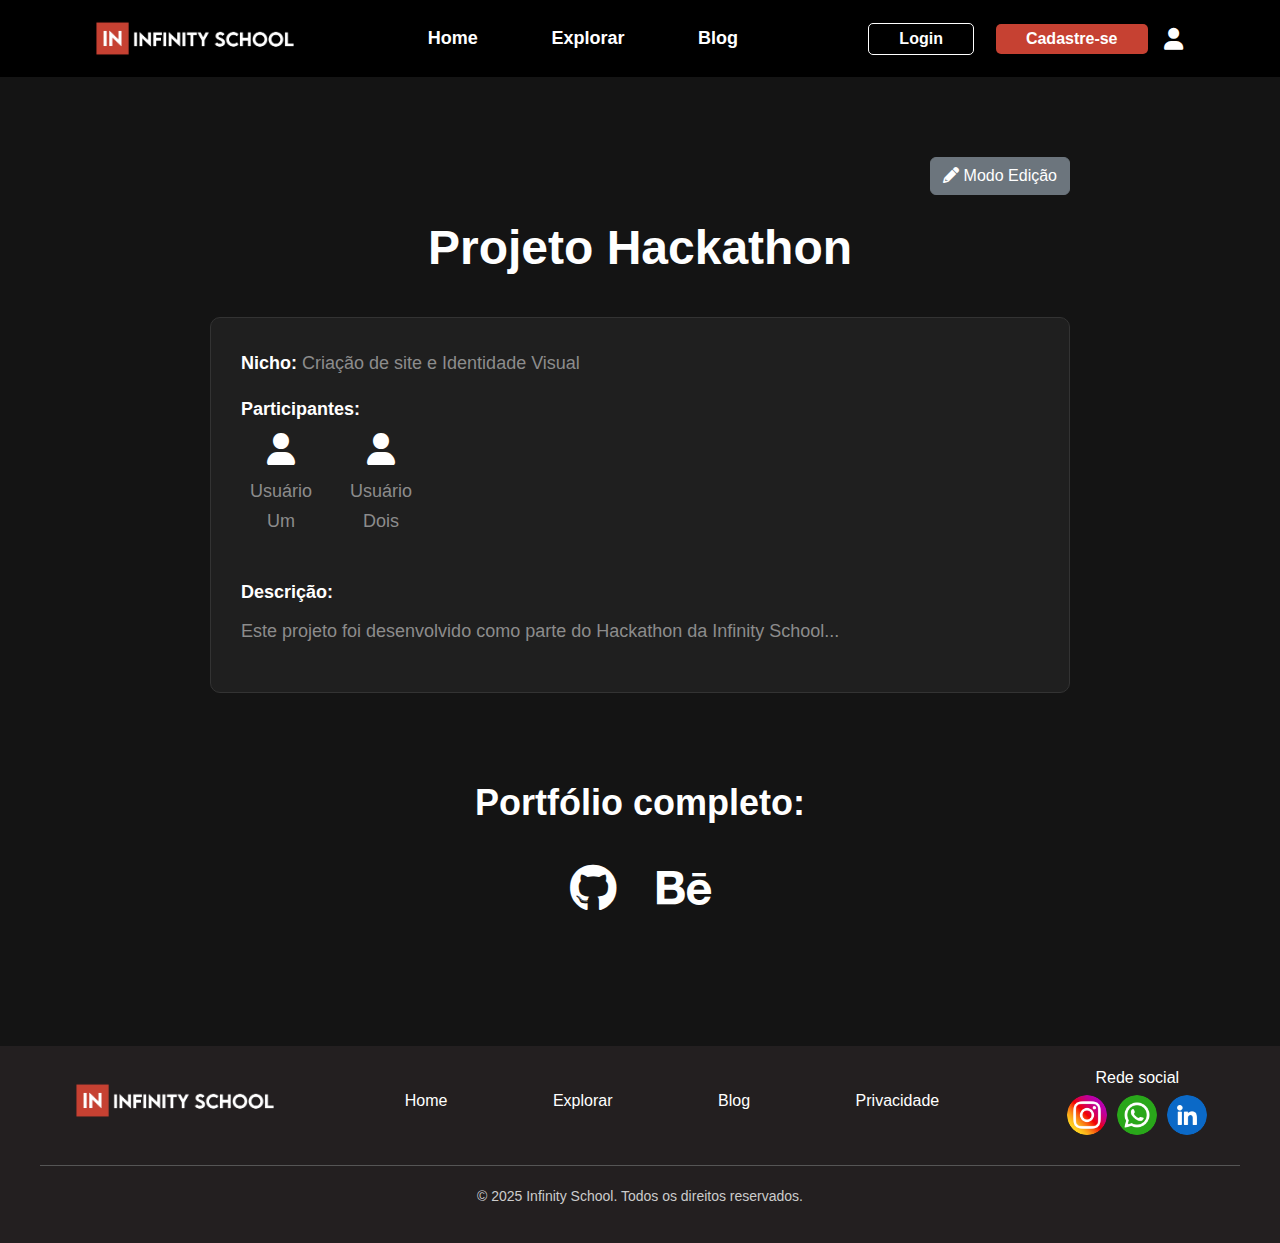
<file: portfolio/portfolio.html>
<!DOCTYPE html>
<html lang="pt-br">

<head>
    <meta charset="UTF-8">
    <meta name="viewport" content="width=device-width, initial-scale=1.0">
    <title>Portfólio - Infinity School</title>
    <link rel="icon" type="image/svg+xml" href="../Imagens/infinity.png">
    <link rel="icon" type="image/png" href="../images/infinity.png" sizes="32x32">
    <link rel="apple-touch-icon" href="../images/infinity.png">
    <link href="https://cdn.jsdelivr.net/npm/bootstrap@5.3.3/dist/css/bootstrap.min.css" rel="stylesheet">
    <link rel="stylesheet" href="https://cdnjs.cloudflare.com/ajax/libs/font-awesome/6.0.0-beta3/css/all.min.css">
    <link rel="stylesheet" href="portfolio.css">
</head>

<body>

    <header>
        <div class="header">
            <div class="logo">
                <img src="../images/Logo padrão.png" alt="Logo Infinity School">
            </div>

            <nav class="nav-links">
                <a href="../home/home.html">Home</a>
                <a href="../PagExplore/inspire-se.html">Explorar</a>
                <a href="../Blog/blog.html">Blog</a>
            </nav>

            <div class="header-right">
                <div class="header-buttons">
                    <a href="../Pag_login/login.html" class="header-btn btn-login">Login</a>
                    <a href="../Pag_Cadastro/cadastro.html" class="header-btn btn-cadastro">Cadastre-se</a>
                    <a href="" class="btn-user-icon" aria-label="Perfil do usuário">
                        <i class="fa-solid fa-user"></i>
                    </a>
                </div>
                <button class="nav-toggle" id="nav-toggle" aria-label="Abrir menu" aria-expanded="false">
                    <span class="hamburger"></span>
                    <span class="hamburger"></span>
                    <span class="hamburger"></span>
                </button>
            </div>

            <div class="mobile-menu" id="mobile-menu">
                <div class="mobile-logo-wrapper">
                    <img src="../images/Logo padrão.png" alt="Logo Infinity School">
                </div>
                <a href="../home/home.html">Home</a>
                <a href="../PagExplore/inspire-se.html">Explorar</a>
                <a href="../Blog/blog.html">Blog</a>
                <hr class="mobile-menu-divider">
                <a href="../Pag_login/login.html" class="header-btn btn-login">Login</a>
                <a href="../Pag_Cadastro/cadastro.html" class="header-btn btn-cadastro">Cadastre-se</a>
                <a href="#" class="btn-user-icon" aria-label="Perfil do usuário">
                    <i class="fa-solid fa-user"></i>
                </a>
            </div>
        </div>
    </header>

    <main>
        <section class="portfolio-project">
            <div class="container">
                <div class="edit-mode-controls text-end mb-4">
                    <button id="toggleEditMode" class="btn btn-secondary"><i class="fas fa-pencil-alt"></i> Modo
                        Edição</button>
                    <button id="saveChanges" class="btn btn-primary d-none"><i class="fas fa-save"></i> Salvar
                        Alterações</button>
                </div>

                <div id="project-name-container">
                    <h1 class="project-title">Nome do Projeto</h1>
                </div>

                <div id="project-carousel" class="carousel slide mb-5 d-none" data-bs-ride="carousel">
                    <div class="carousel-inner" id="carousel-images-container"></div>
                    <button class="carousel-control-prev" type="button" data-bs-target="#project-carousel"
                        data-bs-slide="prev"><span class="carousel-control-prev-icon" aria-hidden="true"></span><span
                            class="visually-hidden">Previous</span></button>
                    <button class="carousel-control-next" type="button" data-bs-target="#project-carousel"
                        data-bs-slide="next"><span class="carousel-control-next-icon" aria-hidden="true"></span><span
                            class="visually-hidden">Next</span></button>
                </div>

                <div id="carousel-edit-controls" class="edit-controls d-none">
                    <label for="new-image-file" class="form-label">Adicionar nova imagem:</label>
                    <input type="file" id="new-image-file" class="form-control mb-2" accept="image/*">
                    <input type="text" id="new-image-url" class="form-control mb-2"
                        placeholder="Ou cole a URL da imagem aqui">
                    <button id="add-image-btn" class="btn btn-sm btn-success">Adicionar Imagem</button>
                </div>

                <div class="project-details">
                    <div id="project-niche-container">
                        <p><strong>Nicho:</strong> <span class="project-niche"></span></p>
                    </div>
                    <div id="project-participants-container">
                        <p class="mb-2"><strong>Participantes:</strong></p>
                        <div class="participants-list"></div>
                    </div>
                    <div id="participants-edit-controls" class="edit-controls d-none mt-2">
                        <input type="text" id="new-participant-name" class="form-control mb-2"
                            placeholder="Nome do participante">
                        <input type="text" id="new-participant-url" class="form-control mb-2"
                            placeholder="URL do perfil do participante">
                        <button id="add-participant-btn" class="btn btn-sm btn-success">Adicionar Participante</button>
                    </div>
                    <div id="project-description-container" class="mt-4">
                        <p class="mb-2"><strong>Descrição:</strong></p>
                        <p class="project-description"></p>
                    </div>
                </div>

                <div id="portfolio-links-section" class="portfolio-links mt-5">
                    <h2>Portfólio completo:</h2>
                    <div id="social-links-container" class="social-icons"></div>
                </div>
                <div id="links-edit-controls" class="edit-controls d-none mt-2">
                    <input type="text" id="new-link-url" class="form-control mb-2"
                        placeholder="Cole o link completo (GitHub, Behance, etc.)">
                    <button id="add-link-btn" class="btn btn-sm btn-success">Adicionar Link</button>
                </div>
            </div>
        </section>
    </main>

    <!-- Modal Privacidade -->
    <div id="modalPoliticas" class="modal">
        <div class="modal-content">
            <span class="close" id="fechar-modal">&times;</span>
            <h2>Política de Privacidade</h2>
            <p>Todas as suas informações pessoais recolhidas serão usadas para ajudar a tornar a sua visita no nosso
                site mais produtiva e o mais agradável possível. E a garantia da confidencialidade dos dados pessoais
                dos utilizadores do nosso site é muito importante para a Infinity School. Todas as informações pessoais
                relativas a membros, clientes ou visitantes que usem o site da Infinity School serão tratadas em
                concordância com a Lei da Proteção de Dados Pessoais de 26 de outubro de 1998 (Lei n.º 67/98). As
                informações pessoais recolhidas podem incluir o seu nome, e-mail, número de telefone fixo e/ou celular,
                entre outros. O uso do site da Infinity School pressupõe a aceitação deste Acordo de Privacidade. A
                equipe da Infinity School reserva-se o direito de alterar este acordo sem aviso prévio. Deste modo,
                recomendamos que consulte a nossa política de privacidade com regularidade de forma a estar sempre
                atualizado.</p> <br>

            <h2>Os anúncios</h2>
            <p>Tal como outros websites, coletamos e utilizamos informação contida nos anúncios. A informação contida
                nos anúncios inclui o seu endereço IP (Internet Protocol), o seu ISP (Internet Service Provider, como o
                Sapo, Clix ou outro), o browser que utilizou ao visitar o nosso website (como o Internet Explorer ou o
                Firefox), o tempo da sua visita e que páginas visitou dentro do nosso website.</p> <br>

            <h2>Política de cookies Infinity School</h2>
            <h2>O que são cookies?</h2>
            Como é prática comum em quase todos os sites profissionais, este site usa cookies, que são pequenos arquivos
            baixados no seu computador, para melhorar sua experiência. Esta página descreve quais informações eles
            coletam, como as usamos e por que às vezes precisamos armazenar esses cookies. Também compartilharemos como
            você pode impedir que esses cookies sejam armazenados, no entanto, isso pode fazer o downgrade ou ‘quebrar’
            certos elementos da funcionalidade do site. <br><br>

            <h2>Como usamos os cookies?</h2>
            <p>Utilizamos cookies por vários motivos, detalhados abaixo. Infelizmente, na maioria dos casos, não existem
                opções padrão do setor para desativar os cookies sem desativar completamente a funcionalidade e os
                recursos que eles adicionam a este site. É recomendável que você deixe todos os cookies se não tiver
                certeza se precisa ou não deles, caso sejam usados para fornecer um serviço que você usa.</p> <br>

            <h2>Como desativar cookies:</h2>
            <p>Você pode impedir a configuração de cookies ajustando as configurações do seu navegador (consulte a Ajuda
                do navegador para saber como fazer isso). Esteja ciente de que a desativação de cookies afetará a
                funcionalidade deste e de muitos outros sites que você visita. A desativação de cookies geralmente
                resultará na desativação de determinadas funcionalidades e recursos deste site. Portanto, é recomendável
                que você não desative os cookies.</p> <br>

            <h2>Cookies que definimos:</h2>
            <p>Cookies relacionados a e-mail marketing: Este site oferece serviços de assinatura de e-mail marketing e
                os cookies podem ser usados para lembrar se você já está registrado e se deve mostrar determinadas
                notificações válidas apenas para usuários inscritos / não inscritos;
                Cookies relacionados a pesquisas: Periodicamente, oferecemos pesquisas e questionários para fornecer
                informações interessantes, ferramentas úteis ou para entender nossa base de usuários com mais precisão.
                Essas pesquisas podem usar cookies para lembrar quem já participou numa pesquisa ou para fornecer
                resultados precisos após a alteração das páginas;
                Cookies relacionados a formulários: Quando você envia dados por meio de um formulário como os
                encontrados nas páginas de contacto ou nos formulários de comentários, os cookies podem ser configurados
                para lembrar os detalhes do usuário para correspondência futura;
                Cookies de preferências do site: Para proporcionar uma ótima experiência neste site, fornecemos a
                funcionalidade para definir suas preferências de como esse site é executado quando você o usa. Para
                lembrar suas preferências, precisamos definir cookies para que essas informações possam ser chamadas
                sempre que você interagir com uma página for afetada por suas preferências.</p>
        </div>
    </div>


    <footer class="footer">
        <div class="container">
            <div class="footer-content">
                <div class="logo">
                    <img src="../images/Logo padrão.png" alt="Logo Infinity School">
                </div>
                <div class="footer-links">
                    <a href="../home/home.html">Home</a>
                    <a href="../PagExplore/inspire-se.html">Explorar</a>
                    <a href="../Blog/blog.html">Blog</a>
                    <a href="#" id="abrir-modal">Privacidade</a>
                </div>
                <div class="social-media">
                    <span>Rede social</span>
                    <div class="social-icons">
                        <a href="https://www.instagram.com/infinity.school/" class="social-icon"><img
                                src="../icons/instagram.png" alt="Instagram"></a>
                        <a href="#" class="social-icon"><img src="../icons/whatsapp.png" alt="Whatsapp"></a>
                        <a href="https://www.linkedin.com/company/infinityschool/posts/?feedView=all"
                            class="social-icon"><img src="../icons/linkedin.png" alt="LinkedIn"></a>
                    </div>
                </div>
            </div>
            <div class="footer-bottom">
                <p>© 2025 Infinity School. Todos os direitos reservados.</p>
            </div>
        </div>
    </footer>

    <script src="https://cdn.jsdelivr.net/npm/bootstrap@5.3.3/dist/js/bootstrap.bundle.min.js"></script>
    <script src="portfolio.js"></script>
</body>

</html>
</file>
<file: Blog/blog.css>
:root {
    /* Fontes */
    --font-principal: 'Raleway', sans-serif;

    /* Cores */
    --cor-fundo: #000;
    --cor-branco: #fff;
    --cor-vermelho: #C64132;
    --cor-footer-bg: #231F20;
    --cor-footer-text: #ccc;
    --cor-link-hover: #C64132;
    --cor-underline-hover: #E50914;

    /* Botões */
    --btn-padding: 6px 30px;
    --btn-border-radius: 5px;

    /* Carrossel */
    --carrossel-altura: 432px;
    --carrossel-titulo-font-size: 70px;
    --carrossel-paragrafo-font-size: 32px;

    /* Links */
    --link-font-size: 18px;

    /* Animações */
    --neon-laranja-from: 0 0 5px #FF7700, 0 0 10px #FF7700;
    --neon-laranja-to: 0 0 15px #FF7700, 0 0 30px #FF7700;

    --neon-pulse-from: 0 0 10px rgba(240, 21, 21, 0.285), 0 0 20px rgba(216, 56, 16, 0.313);
    --neon-pulse-to: 0 0 20px rgba(255, 55, 0, 0.324), 0 0 40px rgba(255, 68, 0, 0.539);
}

/* ===== Global ===== */
* {
    padding: 0;
    margin: 0;
    box-sizing: border-box;
    font-family: var(--font-principal);
}

body {
    width: 100%;
    height: 100vh;
    background-color: var(--cor-fundo);
    color: var(--cor-branco);
    display: flex;
    flex-direction: column;
    flex-wrap: nowrap;
}

/* ===== Header ===== */
header {
    width: 100%;
    background-color: var(--cor-fundo);
    padding: 10px 0;
    color: var(--cor-branco);
}

.header {
    display: flex;
    justify-content: space-evenly;
    align-items: center;
    flex-wrap: wrap;
    position: relative;
}

.logo img {
    width: 204px;
    height: 57px;
}

.nav-menu {
    width: 30%;
    display: flex;
    justify-content: space-around;
}

.nav-menu a {
    position: relative;
    color: var(--cor-branco);
    text-decoration: none;
    font-weight: 600;
    font-size: var(--link-font-size);
}

.nav-menu a::after {
    content: "";
    position: absolute;
    top: 23px;
    left: 0;
    bottom: 0;
    width: 0;
    height: 2px;
    background: var(--cor-underline-hover);       
    transition: 0.3s ease-in-out;
}

.nav-menu a:hover::after {
    width: 100%;
}

.nav-menu .btn,
.nav-menu .user-btn { 
    position: relative; 
}
.nav-menu .btn::after,
.nav-menu .user-btn::after,
.nav-menu .btn:hover::after,
.nav-menu .user-btn:hover::after { 
    content: none !important; 
    width:0 !important; 
    height:0 !important; 
}
.nav-menu .user-btn.__cloned { 
    margin-left:0; 
}

.header-buttons {
    display: flex;
    align-items: center;
    gap: 12px;
}
.header-buttons a { 
    text-decoration: none; 
    color: var(--cor-branco); 
}
.user-profile { 
    margin-left: 0; 
}

.btn {
    padding: var(--btn-padding);
    font-weight: 600;
    cursor: pointer;
    border: none;
    border-radius: var(--btn-border-radius);
}

.btn-login {
    background-color: transparent;
    border: 1px solid var(--cor-branco);
    margin-right: 10px;
}

.btn-login:hover {
    transform: scale(1.05);
    animation: neonLaranja 1s infinite alternate;
    background: var(--cor-vermelho);
    border: 1px solid var(--cor-vermelho);
}

.btn-cadastro {
    background-color: var(--cor-vermelho);
    color: var(--cor-branco);
}

.btn-cadastro:hover {
    transform: scale(1.05);
    animation: neonLaranja 1s infinite alternate;
}

/* Ícone de usuário */
.user-profile {
    display: flex;
    align-items: center;
    justify-content: center;
    margin-left: 10px;
}

.user-btn {
    display: inline-flex;
    align-items: center;
    justify-content: center;
    color: var(--cor-branco);
    text-decoration: none;
    font-size: 22px;
    padding: 4px;
    transition: color .3s, transform .3s;
}

.user-btn:hover {
    color: var(--cor-vermelho);
    transform: scale(1.08);
}

/* Animações */
@keyframes neonLaranja {
    from { box-shadow: var(--neon-laranja-from); }
    to { box-shadow: var(--neon-laranja-to); }
}

.nav-toggle {
    display: none; 
    background: none;
    border: none;
    cursor: pointer;
    color: var(--cor-branco);
    width: 44px;
    height: 44px;
    padding: 4px;
    position: relative;
    font-size: 28px;
    z-index: 250;
}

/* Barras do ícone hamburguer */
.nav-toggle .hamburger {
    position: absolute;
    left: 50%;
    top: 50%;
    transform: translate(-50%, -50%);
    width: 28px;
    height: 2px;
    background: var(--cor-branco);
    border-radius: 2px;
    transition: 0.3s ease;
}
.nav-toggle .hamburger:nth-child(1) { transform: translate(-50%, -10px); }
.nav-toggle .hamburger:nth-child(2) { transform: translate(-50%, -50%); }
.nav-toggle .hamburger:nth-child(3) { transform: translate(-50%, 8px); }

/* Animação quando ativo */
.nav-toggle.active .hamburger:nth-child(1) { transform: translate(-50%, -50%) rotate(45deg); }
.nav-toggle.active .hamburger:nth-child(2) { opacity: 0; }
.nav-toggle.active .hamburger:nth-child(3) { transform: translate(-50%, -50%) rotate(-45deg); }

/* ===== Carrossel ===== */
.carrossel {
    width: 100%;
    height: var(--carrossel-altura);
    background-image: url(../Imagens/blog.png);
    background-size: cover;
    background-position: center;
    color: var(--cor-branco);
    display: flex;
    justify-content: center;
    align-items: center;
    text-align: center;
    flex-direction: column;
}

.carrossel .titulo {
    max-width: 90vw;
    height: 30%;
    font-family: var(--font-principal);
    font-weight: 700;
    font-size: var(--carrossel-titulo-font-size);
    margin-top: 100px;
}

.carrossel .paragrafo {
    width: 50%;
    height: 45%;
    padding: 45px;
    font-weight: 300;
    font-size: var(--carrossel-paragrafo-font-size);
    line-height: 1.9;
    display: flex;
    justify-content: center;
    align-items: center;
}

.carrossel .paragrafo span {
    color: var(--cor-branco);
    font-weight: bolder;
}

.carrossel .btn-comecar {
    background-color: var(--cor-branco);
    color: var(--cor-fundo);
    padding: 12px 40px;
    border-radius: 30px;
    text-decoration: none;
    font-family: var(--font-principal);
    font-size: 18px;
    font-weight: 600;
    transition: all 0.3s ease-in-out;
    margin-bottom: 10px;
}

.carrossel .btn-comecar:hover {
    background-color: var(--cor-vermelho);
    color: var(--cor-branco);
}

/* ===== Blog Articles ===== */
.blog-articles {
    width: 100%;
    padding: 80px 20px;
    background-color: var(--cor-fundo);
}

.articles-grid {
    max-width: 1400px;
    margin: 0 auto;
    display: grid;
    grid-template-columns: repeat(auto-fit, minmax(365px, 1fr));
    gap: 40px;
    padding: 0 20px;
}

.article-card {
    background-color: var(--cor-fundo);
    border-radius: 8px;
    overflow: hidden;
    transition: transform 0.3s ease;
    cursor: pointer;
}

.article-card a {
    text-decoration: none;
}
.article-card:hover {
    transform: translateY(-5px);
    animation: neonPulse 1.5s infinite alternate;
}

.article-image {
    width: 100%;
    height: 300px;
    overflow: hidden;
    border: 2px solid var(--cor-branco);
    border-radius: 8px;
}

.article-image img {
    width: 100%;
    height: 100%;
    object-fit: cover;
    transition: transform 0.3s ease;
}

.article-card:hover .article-image img {
    transform: scale(1.05);
}

.article-card h3 {
    padding: 20px;
    font-family: var(--font-principal);
    font-size: 18px;
    font-weight: 400;
    color: var(--cor-branco);
    line-height: 1.4;
    text-align: center;
}

/* Animação neon pulse */
@keyframes neonPulse {
    from { box-shadow: var(--neon-pulse-from); }
    to { box-shadow: var(--neon-pulse-to); }
}

/* ===== Footer ===== */
footer {
    width: 100%;
    background-color: var(--cor-footer-bg);
    color: var(--cor-branco);
    padding: 20px;
}

.footer-content {
    max-width: 100%;
    margin: 0 auto;
    display: flex;
    justify-content: space-around;
    flex-wrap: wrap;
    gap: 30px;
}

.footer-links {
    width: 50%;
    display: flex;
    justify-content: space-around;
    align-items: center;
    gap: 40px;
    flex-wrap: wrap;
}

.footer-links a {
    color: var(--cor-branco);
    text-decoration: none;
    font-size: 16px;
    transition: color 0.3s ease;
}

.footer-links a:hover {
    color: var(--cor-link-hover);
}

.social-icons {
    display: flex;
    gap: 10px;
}

.social-media {
    display: flex;
    flex-direction: column;
    justify-content: center;
    align-items: center;
    text-align: center;
}

.social-icon img {
    width: 40px;
    height: 40px;
    border-radius: 50%;
    background: #111;
    transition: transform 0.3s ease;
    margin-top: 5px;
}

.social-icon:hover {
    transform: scale(1.1);
}

.footer-bottom {
    text-align: center;
    margin-top: 30px;
    padding-top: 20px;
    border-top: 1px solid #555;
}

.footer-bottom p {
    font-size: 14px;
    color: var(--cor-footer-text);
}

/* ===== Modal ===== */
.modal {
    display: none; 
    position: fixed;
    z-index: 1000;
    left: 0;
    top: 0;
    width: 100%;
    height: 100%;
    background-color: rgba(0,0,0,0.7);
    justify-content: center;
    align-items: center;
}

.modal-content {
    background: #111;
    color: var(--cor-branco);
    padding: 20px;
    border-radius: 10px;
    max-width: 600px;
    width: 80%;
    max-height: 80vh;
    overflow-y: auto;
    box-shadow: 0px 4px 20px rgba(229,57,53,0.8);
    animation: fadeIn 0.3s ease-in-out;
}

.modal-content h2 {
    color: var(--cor-vermelho);
    margin-bottom: 20px;
}

.modal-content p {
    font-size: 16px;
    line-height: 1.6;
}

.close {
    color: #aaa;
    float: right;
    font-size: 28px;
    font-weight: bold;
    cursor: pointer;
}

.close:hover {
    color: var(--cor-branco);
}

@keyframes fadeIn {
    from { opacity: 0; transform: scale(0.9); }
    to { opacity: 1; transform: scale(1); }
}

/* -------------RESPONSIVIDADE---------------- */
@media (max-width: 1024px) {
    .carrossel { 
        height: auto; 
        padding: 60px 40px; 
    }
    .carrossel .titulo { font-size: 48px; margin-top: 40px; }
    .carrossel .paragrafo { width: 70%; font-size: 26px; padding: 20px; line-height: 1.4; }
    .article-image { height: 260px; }
    .articles-grid { grid-template-columns: repeat(auto-fit, minmax(300px, 1fr)); }
}

@media (max-width: 768px) {
    .header {
        flex-direction: row;
        justify-content: center;
        align-items: center;
        padding: 8px 60px;
        gap: 10px;
        position: relative;
    }

    .logo img { width: 180px; height: 60px; }

    .header-buttons { display: none; }

    .nav-toggle { display: block; position: fixed; top: 12px; right: 20px; }
    
    .nav-menu {
        position: fixed;
        top:0; left:0; right:0; bottom:0;
        width:100vw; height:100vh; min-height:100dvh;
        display:flex; flex-direction:column; justify-content:center; align-items:center;
        gap:32px;
        background: var(--cor-fundo);
        padding:140px 40px 80px;
        z-index:120;
        opacity:0; pointer-events:none;
        transform:translateY(8px);
        transition:opacity .28s ease, transform .32s ease;
        overflow-y:auto; scrollbar-width:none;
    }

    .mobile-logo-wrapper {
        position:absolute;
        top:50px;
        left:50%;
        transform:translateX(-50%);
        display:flex;
        justify-content:center;
        align-items:center;
        pointer-events:none;
        animation:fadeIn .4s ease;
    }
    .mobile-logo-wrapper img { max-width:160px; height:auto; }

    .nav-menu::-webkit-scrollbar { display:none; }
    .nav-menu.active { opacity:1; pointer-events:auto; transform:translateY(0); }
    body.menu-open { overflow:hidden; }
    .nav-menu a, .nav-menu .btn, .nav-menu .user-btn { width:70%; max-width:280px; padding:20px 18px; }
    .nav-menu a { margin:0; font-size:25px; text-align:center; }
    .nav-menu .btn { width:70%; }
    .nav-menu .user-btn.__cloned { margin:0 auto; display:flex; justify-content:center; padding:10px 0; }

    /* Carrossel mobile */
    .carrossel { height: auto; padding: 40px 20px; }
    .carrossel .titulo { font-size: 32px; margin-top: 20px; }
    .carrossel .paragrafo { width: 90%; font-size: 18px; padding: 10px; line-height: 1.3; flex-direction: column; }
    .carrossel .btn-comecar { padding: 10px 30px; font-size: 16px; }

    /* Footer responsivo */
    .footer-content { flex-direction: column; align-items: center; gap: 20px; text-align: center; }
    .footer-links { width: 100%; flex-direction: column; gap: 15px; }
    .social-media { order: 3; }
}

@media (max-width: 480px) {
    .carrossel .titulo { font-size: 26px; }
    .carrossel .paragrafo { font-size: 16px; }
    .articles-grid { grid-template-columns: 1fr; gap: 30px; }
    .article-image { height: 220px; }
    .footer-links a { font-size: 14px; }
}
</file>
<file: Email-enviado/enviado.css>
:root {
    /* Fontes */
    --font-principal: 'Raleway', sans-serif;
    --font-alternativa: Arial, sans-serif;

    /* Cores */
    --cor-fundo: #000;
    --cor-branco: #fff;
    --cor-vermelho: #C64132;
    --cor-vermelho-escuro: #af1103;
    --cor-vermelho-claro: #ff6f61;
    --cor-neon: #E53935;

    /* Header */
    --header-height: 100px;
    --header-border: 4px;
    --header-box-shadow: 0px 4px 10px var(--cor-neon);

    /* Botão OK */
    --ok-btn-width: 200px;
    --ok-btn-font-size: 18px;
    --ok-btn-padding: 10px 40px;
    --ok-btn-border-radius: 25px;
    --ok-btn-animation-duration: 2.5s;

    /* Textos */
    --texto-padding: 20px;
    --texto-acesse-font-size: 19px;

    /* Responsividade */
    --header-height-lg: 80px;
    --header-height-md: 70px;
    --header-height-sm: 60px;
    --ok-btn-width-lg: 180px;
    --ok-btn-font-size-lg: 16px;
    --ok-btn-width-md: 150px;
    --ok-btn-font-size-md: 15px;
    --ok-btn-padding-md: 8px 24px;
    --ok-btn-font-size-sm: 14px;
    --ok-btn-padding-sm: 8px 10px;
    --ok-btn-border-radius-sm: 18px;
    --texto-padding-md: 12px;
    --texto-padding-sm: 8px;
    --texto-acesse-font-size-sm: 16px;
}

/* ===== Global ===== */
* {
    padding: 0;
    margin: 0;
    box-sizing: border-box;
    font-family: var(--font-principal);
    font-optical-sizing: auto; 
    font-weight: normal;
    font-style: normal;
}

body {
    background-color: var(--cor-fundo);
    display: flex;
    justify-content: center;
    align-items: center;
    min-height: 100vh;
    overflow-x: hidden;
    flex-direction: column;
}

/* ===== Header ===== */
header {
    position: fixed;
    top: 0;
    left: 0;
    width: 100%;
    height: var(--header-height);
    display: flex;
    justify-content: center;
    align-items: center;
    background-color: var(--cor-fundo);
    box-shadow: var(--header-box-shadow);
    z-index: 10;
    animation: neon 3s infinite alternate ease-in-out;
    border-bottom: var(--header-border) solid var(--cor-neon);
}

header img {
    height: 60px; 
    width: auto;
}

/* Animação neon do header */
@keyframes neon {
    0% {
        border-bottom-color: var(--cor-neon);
        box-shadow: 0px 0px 5px var(--cor-neon), 0px 0px 10px var(--cor-neon);
    } 
    50% {
        border-bottom-color: var(--cor-vermelho-escuro);
        box-shadow: 0px 0px 15px var(--cor-vermelho-escuro), 0px 0px 30px var(--cor-vermelho-claro);
    }
    100% {
        border-bottom-color: var(--cor-neon);
        box-shadow: 0px 0px 5px var(--cor-neon), 0px 0px 10px var(--cor-neon);
    }
}

/* ===== Texto e botão ===== */
.texto {
    text-align: center;
    color: var(--cor-branco);
    padding: var(--texto-padding);
}

.texto .acesse {
    font-size: var(--texto-acesse-font-size);
    text-align: center;
    font-weight: 100;
}

.texto .ok-btn {
    padding: var(--ok-btn-padding);
    margin: 0;
    cursor: pointer;
    width: var(--ok-btn-width);
    max-width: var(--ok-btn-width);
    background: var(--cor-vermelho);
    color: var(--cor-branco);
    text-align: center;
    font-family: var(--font-alternativa);
    font-weight: 700;
    font-size: var(--ok-btn-font-size);
    border-radius: var(--ok-btn-border-radius);
    margin-bottom: 30px;
    border: 2px solid var(--cor-vermelho);
    animation: neonBtn var(--ok-btn-animation-duration) infinite alternate ease-in-out;
    transition: all 0.3s ease;
    align-self: stretch;
    margin-left: 4px;
}

.texto .ok-btn:hover {
    transform: scale(1.05);
}

/* Animação neon do botão */
@keyframes neonBtn {
    0% {
        background: var(--cor-vermelho);
        border-color: var(--cor-vermelho);
        box-shadow: 0 0 8px var(--cor-vermelho), 0 0 16px var(--cor-vermelho);
    }
    50% {
        background: var(--cor-vermelho-claro);
        border-color: var(--cor-vermelho-claro);
        box-shadow: 0 0 15px var(--cor-vermelho-claro), 0 0 35px var(--cor-vermelho-claro);
    }
    100% {
        background: var(--cor-vermelho);
        border-color: var(--cor-vermelho);
        box-shadow: 0 0 8px var(--cor-vermelho), 0 0 16px var(--cor-vermelho);
    }
}

/* ===== RESPONSIVIDADE ===== */
@media (max-width: 1200px) {
    header { height: var(--header-height-lg); }
    .texto .ok-btn { width: var(--ok-btn-width-lg); font-size: var(--ok-btn-font-size-lg); }
}

@media (max-width: 900px) {
    header { height: var(--header-height-md); }
    .texto { padding: var(--texto-padding-md); }
    .texto .ok-btn { width: var(--ok-btn-width-md); font-size: var(--ok-btn-font-size-md); padding: var(--ok-btn-padding-md); }
}

@media (max-width: 600px) {
    header { height: var(--header-height-sm); }
    .texto { padding: var(--texto-padding-sm); }
    .texto .ok-btn { width: 100%; max-width: 100%; font-size: var(--ok-btn-font-size-sm); padding: var(--ok-btn-padding-sm); border-radius: var(--ok-btn-border-radius-sm); }
    .texto .acesse { font-size: var(--texto-acesse-font-size-sm); }
}
</file>
<file: Esqueci_Senha/senha.css>
* {
    padding: 0;
    margin: 0;
    box-sizing: border-box;
    font-family: "Raleway", sans-serif;
    font-optical-sizing: auto; 
    font-weight: weight; 
    font-style: normal;
}

body {
    position: relative;
    background-color: #000;
    color: #fff;
    display: flex;
    flex-direction: column;
    min-height: 100vh;
    padding-top: 120px; 
    overflow-x: hidden;
}

/* --- LOGO --- */
header {
    position: fixed;
    top: 0;
    left: 0;
    width: 100%;
    height: 100px;
    display: flex;
    justify-content: center; 
    align-items: center;
    background-color: #000;
    
    box-shadow: 0px 4px 10px #E53935;
    z-index: 10;
    animation: neon 3s infinite alternate ease-in-out;
}

header img {
    height: 60px; 
    width: auto;
}

@keyframes neon {
    0% {
        border-bottom-color: #E53935;
        box-shadow: 0px 0px 5px #E53935, 0px 0px 10px #E53935;
    } 
    50% {
        border-bottom-color: #af1103;
        box-shadow: 0px 0px 15px #a20e00, 0px 0px 30px #ff6f61;
    }
    100% {
        border-bottom-color: #E53935;
        box-shadow: 0px 0px 5px #E53935, 0px 0px 10px #E53935;
    }
}

/* --- CONTEÚDO --- */
.container {
    flex: 1; 
    display: flex; 
    align-items: stretch; 
    flex-wrap: wrap;
    justify-content: center;
    gap: 10px;
}

.imagem {
    flex: 2.5; 
    background: url(../Imagens/redefinir\ senha.png) left 20% top 0 / contain no-repeat;
    min-width: 320px;
    min-height: 750px; 
    border-radius: 20px;
    position: relative;
    overflow: hidden;
}

.imagem img { 
    width: 100%; 
    height: 100%; 
    object-fit: cover; 
    display: block;
}

@keyframes pulse {
    0%, 100% {
        transform: translate(-50%, -50%) scale(1);
        opacity: 0.7;
    }
    50% {
        transform: translate(-50%, -50%) scale(1.1);
        opacity: 0.3;
    }
}

@keyframes glow {
    0% {
        text-shadow: 0 0 20px #E53935, 0 0 30px #E53935;
    }
    100% {
        text-shadow: 0 0 30px #ff6f61, 0 0 40px #ff6f61, 0 0 50px #ff6f61;
    }
}

.formulario {
    flex: 1;
    padding: 40px;
    max-width: 500px;
    min-width: 350px;
    display: flex;
    flex-direction: column;
    justify-content: center;
    align-items: flex-start;
    color: #fff;
    font-weight: bolder;
    gap: 30px;
}

.formulario h1 {
    font-family: Arial, sans-serif;
    font-weight: bolder;
    font-size: 36px;
    margin-bottom: 30px;
    color: #fff;
    position: relative;
    width: fit-content;
    align-self: flex-start;
}

.formulario h1::after {
    content: '';
    position: absolute;
    left: 0;
    bottom: -8px;
    height: 4px;
    width: 100%;
    background-color: #E53935;
    transform: scaleX(1);
    transform-origin: left;
    transition: transform 0.4s ease-in-out;
    box-shadow: 0 3px 13px #E53935;
}

.formulario h1:hover::after {
    transform: scaleX(0.4);
}

.frase {
    font-size: 18px;
    margin-bottom: 30px;
    color: #ccc;
    font-weight: normal;
}

.formulario label {
    font-size: 16px;
    margin-bottom: 8px;
    color: #fff;
    font-weight: 600;
}

.formulario input {
    background-color: #000000;
    font-family: Arial, sans-serif;
    font-size: 18px;
    font-weight: 600;
    margin-bottom: 30px;
    margin-top: 10px;
    padding: 12px 14px;
    width: 100%; /* evitar overflow */
    max-width: 420px;
    border-radius: 12px;
    border: 2px solid #444;
    color: #fff;
    outline: none;
    transition: all 0.3s ease;
    box-shadow: inset 0px 2px 6px rgba(0, 0, 0, 0.5);
    display: block;
}

.formulario input::placeholder {
    color: #888;
    font-size: 15px;
}

.formulario input:focus {
    border: 2px solid #E53935;
    box-shadow: 0px 0px 10px #E53935, inset 0px 2px 6px rgba(0, 0, 0, 0.5);
    background-color: #222;
}

.enviar-btn {
    padding: 10px 40px;
    cursor: pointer;
    width: 200px;
    max-width: 220px;
    background: #E53935;
    color: #fff;
    text-align: center;
    font-family: Arial, sans-serif;
    font-weight: 800;
    font-size: 18px;
    border-radius: 25px;
    margin: 0 auto 30px; /* centraliza */
    border: 2px solid #fff;
    animation: neonBtn 2.5s infinite alternate ease-in-out;
    transition: all 0.3s ease;
    display: block;
}

.enviar-btn:hover {
    transform: scale(1.05);
}

@keyframes neonBtn {
    0% {
        background: #E53935;
        border-color: #E53935;
        box-shadow: 0 0 8px #E53935, 0 0 16px #E53935;
    }
    50% {
        background: #ff6f61;
        border-color: #ff6f61;
        box-shadow: 0 0 15px #ff6f61, 0 0 35px #ff6f61;
    }
    100% {
        background: #E53935;
        border-color: #E53935;
        box-shadow: 0 0 8px #E53935, 0 0 16px #E53935;
    }
}

/* --- Responsivo --- */
@media (max-width: 900px) {
    .container { 
        flex-direction: column; 
        padding: 20px 18px; 
        gap: 20px; 
    }
    .imagem { 
        width: 100%; 
        margin: 0 0 22px; 
        min-height: 400px; 
        background-position: center top; 
    }
    .formulario { 
        max-width: 600px; 
        width: 100%; 
    }
}

@media (max-width: 520px) {
    .imagem { min-height: 340px; }
    .enviar-btn { width: 100%; max-width: 100%; }
    .formulario input { max-width: 100%; }
}
</file>
<file: Esqueci_Senha2/senha2.css>
* {
    padding: 0;
    margin: 0;
    box-sizing: border-box;
    font-family: "Raleway", sans-serif;
    font-optical-sizing: auto; font-weight: weight; font-style: normal;
}

body {
    position: relative;
    background-color: #000;
    color: #fff;
    display: flex;
    flex-direction: column;
    min-height: 100vh;
    padding-top: 120px; 
    overflow-x: hidden;
}

body::before {
    content: "";
    position: absolute;
    inset: 120px 45% 0 0;
    background: url('../Imagens/redefinir senha.png') left center no-repeat;
    background-size: cover;
    z-index: 0;
}

/* --- LOGO --- */
header {
    position: fixed;
    top: 0;
    left: 0;
    width: 100%;
    height: 100px;
    display: flex;
    justify-content: center; 
    align-items: center;
    background-color: #000;
    
    box-shadow: 0px 4px 10px #E53935;
    z-index: 10;
    animation: neon 3s infinite alternate ease-in-out;
}

header img {
    height: 60px; 
    width: auto;
}

@keyframes neon {
    0% {
        border-bottom-color: #E53935;
        box-shadow: 0px 0px 5px #E53935, 0px 0px 10px #E53935;
    } 
    50% {
        border-bottom-color: #af1103;
        box-shadow: 0px 0px 15px #a20e00, 0px 0px 30px #ff6f61;
    }
    100% {
        border-bottom-color: #E53935;
        box-shadow: 0px 0px 5px #E53935, 0px 0px 10px #E53935;
    }
}

/* --- CONTEÚDO --- */
.container {
    flex: 1; 
    display: flex; 
    align-items: center; 
    justify-content: flex-end;
    min-height: calc(100vh - 120px);
    padding: 40px clamp(24px,4vw,70px);
    position: relative;
    z-index: 1; /* acima da imagem */
    gap: 0;
}

.imagem { display: none; }

.imagem img { 
width: 100%; 
height: 100%; 
object-fit: contain; 
}

@keyframes pulse {

    0%,
    100% {
        transform: translate(-50%, -50%) scale(1);
        opacity: 0.7;
    }

    50% {
        transform: translate(-50%, -50%) scale(1.1);
        opacity: 0.3;
    }
}

@keyframes glow {
    0% {
        text-shadow: 0 0 20px #E53935, 0 0 30px #E53935;
    }

    100% {
        text-shadow: 0 0 30px #ff6f61, 0 0 40px #ff6f61, 0 0 50px #ff6f61;
    }
}

.formulario {
    flex: 0 1 520px;
    padding: clamp(34px,4vw,54px) clamp(30px,3vw,46px);
    max-width: 560px;
    margin-right: 10%;
    display: flex;
    flex-direction: column;
    justify-content: center;
    align-items: flex-start;
    background: rgba(0,0,0,0.82);
    backdrop-filter: blur(6px);
    color: #fff;
    font-weight: bolder;
    gap: 50px;

}


.formulario h1 {
    font-family: Arial, sans-serif;
    font-weight: bolder;
    font-size: 30px;
    margin-bottom: 7%;
    color: #fff;
    position: relative;
    margin-right: 140px;
    width: fit-content;
}

.formulario h1::after {
    content: '';
    position: absolute;
    left: 0;
    bottom: -8px;
    height: 4px; 
    width: 80%;
    background-color: #E53935;
    transform: scaleX(1); 
    transform-origin: left; 
    transition: transform 0.4s ease-in-out;
    box-shadow: 0 3px 13px red;
}

.formulario h1:hover::after {
    transform: scaleX(0.4); 
}

.formulario input {
    background-color: #000000;
    font-family: Arial, sans-serif;
    font-size: 18px;
    font-weight: 600;
    margin-top: 3%;
    padding: 12px 14px;
    width: 100%;
    border-radius: 14px;
    border: 2px solid #444;
    color: #fff;
    outline: none;
    transition: all 0.3s ease;
    box-shadow: inset 0px 2px 6px rgba(0,0,0,0.5);
}

.formulario input:focus {
    border: 2px solid #E53935;
    box-shadow: 0px 0px 10px #E53935;
    background-color: #111;
}

.input-olho {
    position: relative;
    display: inline-block;
    width: 100%;
}

.input-olho input {
    width: 100%;
    padding-right: 40px;
}

.input-olho .olhinho {
    position: absolute;
    right: 10px;
    top: 62%;
    transform: translateY(-50%);
    width: 25px;
    height: 25px;
    cursor: pointer;
}


.enviar-btn {
    padding: 12px;
    cursor: pointer;
    width: 250px;
    background: #E53935;
    color: #fff;
    text-align: center;
    font-family: Arial, sans-serif;
    font-weight: 800;
    font-size: 18px;
    border-radius: 14px;
    margin-left: 20%;
    margin-top: 10%;
    border: 2px solid #E53935;
    animation: neonBtn 2.5s infinite alternate ease-in-out;
    transition: all 0.3s ease;
}

.enviar-btn:hover {
    transform: scale(1.05);
}

@keyframes neonBtn {
    0% {
        background: #E53935;
        border-color: #E53935;
        box-shadow: 0 0 8px #E53935, 0 0 16px #E53935;
    }

    50% {
        background: #ff6f61;
        border-color: #ff6f61;
        box-shadow: 0 0 15px #ff6f61, 0 0 35px #ff6f61;
    }

    100% {
        background: #E53935;
        border-color: #E53935;
        box-shadow: 0 0 8px #E53935, 0 0 16px #E53935;
    }
}

/* --- RESPONSIVIDADE --- */


/* telas médias (entre 1040px e 1200px) */
@media (max-width: 1200px) and (min-width: 1040px) {
    body::before {
        display: none; /* esconde a imagem */
    }

    .container {
        justify-content: center;
        align-items: center;
    }

    .formulario {
        margin-right: 0;
        max-width: 600px;
    }
}


@media (max-width: 1200px) {
    body::before {
        display: none; 
    }

    .formulario {
        /*border: 1px solid red;*/
    }
    
    .container {
        /*border: 1px solid red;*/
        justify-content: center;
        align-items: center;
    }

    .enviar-btn {
        margin-top: 10%;
        width:250px;
    }
    
}

/* até 1024px (tablet)*/
@media (max-width: 1024px) {
    body::before {
        display: none;
    }

    .container {
        /*border: 1px solid red;*/
        display: flex;
        justify-content: center;
        align-items: center;
        
    }

    .formulario {
        margin-right: 0;
        max-width: 520px;
        gap: 30px;
    }

    .formulario h1 {
        font-size: 34px;
        margin-bottom: 10%;
    }

    .enviar-btn {
        margin-top: 10%;
        width: 250px;
        text-align: center;
    }
}


/* até 768px (celulares grandes) */
@media (max-width: 768px) {

    .container {
        /*border: 1px solid red;*/
        display: flex;
        justify-content: center;
        align-items: center;
    }

    .formulario {
        /*border: 1px solid red;*/
        max-width: 400px;
        gap: 50px;
    }

    .formulario h1 {
        font-size: 30px;
        width: 100%;
        margin-bottom: 20%;
    }

    .enviar-btn {
        max-width: 200px;
        margin-top: 10%;
        width: 100%;
    }
}

/* até 480px (celulares pequenos) */
@media (max-width: 480px) {

    .formulario {
        /*border: 1px solid red;*/
        max-width: 100%;
        justify-content: center;
        align-items: center;
        padding: 32px 20px;
        height: 700px;
        gap: 46px;
    }

    .formulario h1 {
        /*border: 1px solid red;*/
        width: 75%;
        font-size: 21px;
        margin-bottom: 15%;
    }

    .enviar-btn {
        font-size: 16px;
        
        max-width: 150px;
        margin-top: 10%;
    }
}
</file>
<file: Pag_Cadastro/cadastro.css>
:root {
    --body-bg: #000000;
    --text-color: #fff;
    --logo-border: #E53935;
    --logo-box-shadow: #E53935;
    --logo-neon-alt: #af1103;
    --logo-neon-light: #ff6f61;
    --input-border: #444;
    --input-focus-border: #E53935;
    --input-focus-bg: #111;
    --btn-bg: #E53935;
    --btn-border: #E53935;
    --btn-neon-alt: #ff6f61;
    --h1-underline: #E53935;
    --h1-underline-shadow: red;
}

* {
    padding: 0;
    margin: 0;
    box-sizing: border-box;
}

body {
    position: relative;
    padding-top: 120px;
    background-color: var(--body-bg);
    font-family: Arial, sans-serif;
    color: var(--text-color);
    display: flex;
    flex-direction: column;
    min-height: 100vh;
}

.logo a {
    text-decoration: none;
}

.logo {
    position: absolute;
    top: 0;
    left: 0;
    width: 100%;
    height: 100px;
    z-index: 10;
    background-color: transparent;
    display: flex;
    align-items: center;
    justify-content: center;
    border-bottom: 4px solid var(--logo-border);
    box-shadow: 0px 4px 10px var(--logo-box-shadow);
    animation: neon 3s infinite alternate ease-in-out;
}

@keyframes neon {
    0% {
        border-bottom-color: var(--logo-border);
        box-shadow: 0px 0px 5px var(--logo-box-shadow), 0px 0px 10px var(--logo-box-shadow);
    } 50% {
        border-bottom-color: var(--logo-neon-alt);
        box-shadow: 0px 0px 15px var(--logo-neon-alt), 0px 0px 30px var(--logo-neon-light);
    }
    100% {
        border-bottom-color: var(--logo-border);
        box-shadow: 0px 0px 5px var(--logo-box-shadow), 0px 0px 10px var(--logo-box-shadow);
    }
}

.logo img {
    width: 235px;
    height: 66px;
}

.container {
    flex: 1; 
    display: flex;
    align-items: stretch;
    flex-wrap: wrap;
}

.image {
    flex: 3;
    background: url(../Imagens/cadastre-se.png);
    background-size: contain;
    background-repeat: no-repeat;
    background-position: center;
    max-width: 100%;
    min-width: 300px;
    min-height: 400px;
}

.image img {
    width: 100%;
    height: 100%;
    object-fit: contain;
}

.formulario {
    flex: 2;
    padding: 0 20px;
    max-width: 500px;
    margin-left: 40px;
    display: flex;
    flex-direction: column;
    justify-content: center;
    align-items: center;
    color: var(--text-color);
    font-weight: bolder;
}

.formulario h1 {
    font-family: Arial, sans-serif;
    font-weight: bolder;
    font-size: 30px;
    margin-bottom: 15%;
    color: var(--text-color);
    position: relative;
    margin-right: 10%;
    width: 75%;
}

.formulario h1::after {
    content: '';
    position: absolute;
    left: 0;
    bottom: -8px;
    height: 4px; 
    width: 65%;
    background-color: var(--h1-underline);
    transform: scaleX(1); 
    transform-origin: left; 
    transition: transform 0.4s ease-in-out;
    box-shadow: 0 3px 13px var(--h1-underline-shadow);
}

.formulario h1:hover::after {
    transform: scaleX(0.4); 
}

.formulario input {
    background-color: var(--body-bg);
    font-family: Arial, sans-serif;
    font-size: 18px;
    font-weight: 600;
    margin-top: 3%;
    padding: 10px;
    width: 380px;
    border-radius: 12px;
    border: 2px solid var(--input-border);
    color: var(--text-color);
    outline: none;
    transition: all 0.3s ease;
    box-shadow: inset 0px 2px 6px rgba(0,0,0,0.5);
}

.formulario input:focus {
    border: 2px solid var(--input-focus-border);
    box-shadow: 0px 0px 10px var(--input-focus-border);
    background-color: var(--input-focus-bg);
}

.input-olho {
    position: relative;
    display: inline-block;
    width: 100%;
}

.input-olho input {
    width: 100%;
    padding-right: 40px;
}

.input-olho .olhinho {
    position: absolute;
    right: 10px;
    top: 62%;
    transform: translateY(-50%);
    width: 25px;
    height: 25px;
    cursor: pointer;
}

.btnForm {
    width: 100%;
    text-align: center;
}

.btn-cadastro {
    padding: 10px;
    margin: 20px auto 30px auto;
    cursor: pointer;
    width: 250px;
    background: var(--btn-bg);
    color: var(--text-color);
    text-align: center;
    font-family: Arial, sans-serif;
    font-weight: 800;
    font-size: 18px;
    border-radius: 20px;
    margin-bottom: 30px;
    border: 2px solid var(--btn-border);
    animation: neonBtn 2.5s infinite alternate ease-in-out;
    transition: all 0.3s ease;
}

.btn-cadastro:hover {
    transform: scale(1.05);
}

@keyframes neonBtn {
    0% {
        background: var(--btn-bg);
        border-color: var(--btn-border);
        box-shadow: 0 0 8px var(--btn-border), 0 0 16px var(--btn-border);
    } 50% {
        background: var(--btn-neon-alt);
        border-color: var(--btn-neon-alt);
        box-shadow: 0 0 15px var(--btn-neon-alt), 0 0 35px var(--btn-neon-alt);
    } 100% {
        background: var(--btn-bg);
        border-color: var(--btn-border);
        box-shadow: 0 0 8px var(--btn-border), 0 0 16px var(--btn-border);
    }
}

.ou {
    font-size: 40px;
    font-weight: bold;
    padding: 20px;
}

.botoes-redes-socias {
    display: flex;
    justify-content: center;
    align-items: center;
    gap: 20px;
    margin-top: 30px;
}

.botoes-redes-socias img {
    width: 35.97px;
    height: 35px;
}

.botoes-redes-socias a {
    background-color: #fff;
    padding: 13px;
    border-radius: 50px;
}
</file>
<file: Pag_Cadastro/cadastroResponsive.css>
@media screen and (min-width: 1281px){
  .botoes-redes-socias,
  .ou {
    display: none;
  }
}


/* Tablets (até 1024px) */
@media (max-width: 1280px) {
  .container {
    flex-direction: column;
    align-items: center;
    padding: 0 10px;
  }

  .image {
    display: none; /* remove a imagem em tablets */
  }

  .formulario {
    max-width: 95%;
    margin: 30px auto 0 auto;
    padding: 20px 10px;
    align-items: center;
  }

  .formulario input {
    width: 100%;
    max-width: 100%;
    font-size: 16px;
    padding: 12px;
  }

  .btn-cadastro {
    width: 100%;
    max-width: 250px;
    font-size: 16px;
  }

  .formulario h1 {
    margin-right: 0;
    text-align: center;
    font-size: 26px;
  }
}

/* Celulares (até 768px) */
@media (max-width: 768px) {
  .container {
    flex-direction: column;
    align-items: center;
    padding: 0 5px;
  }

  .image {
    display: none; /* remove a imagem em celulares */
  }

  .formulario {
    max-width: 100%;
    margin: 20px auto 0 auto;
    padding: 10px 5px;
    align-items: center;
  }

  .formulario input {
    width: 100%;
    max-width: 100%;
    font-size: 15px;
    padding: 10px;
  }

  .btn-cadastro {
    width: 100%;
    max-width: 200px;
    font-size: 15px;
  }

  .formulario h1 {
    margin-right: 0;
    text-align: center;
    font-size: 22px;
  }

  .ou {
    font-size: 28px;
    padding: 10px;
  }

  .botoes-redes-socias img {
    width: 28px;
    height: 28px;
  }
}

/* Pequenos celulares (até 480px) */
@media (max-width: 480px) {
  .formulario {
    padding: 5px 2px;
  }

  .formulario input {
    font-size: 14px;
    padding: 8px;
  }

  .btn-cadastro {
    font-size: 14px;
    padding: 8px;
    max-width: 150px;
  }

  .formulario h1 {
    font-size: 18px;
  }
}
</file>
<file: Pag_login/login.css>
@import url('https://fonts.googleapis.com/css2?family=Poppins:wght@400;600;700&display=swap');
@import url('https://fonts.googleapis.com/css2?family=Raleway:ital,wght@0,100..900;1,100..900&display=swap');

/* Reset básico */
* {
    margin: 0;
    padding: 0;
    box-sizing: border-box;
    font-family: 'Raleway', sans-serif;
}

body {
    font-family: Arial, sans-serif;
    color: #fff;
    min-height: 100vh;
    display: flex;
    flex-direction: column;
    padding-top: 120px;
    background-color: #000;
}

/* LOGO */
.logo {
    position: absolute;
    top: 0;
    left: 0;
    width: 100%;
    height: 100px;
    display: flex;
    justify-content: center;
    align-items: center;
    z-index: 10;
    border-bottom: 4px solid #E53935;
    box-shadow: 0px 4px 10px #E53935;
    animation: neon 3s infinite alternate ease-in-out;
}

.logo-in {
    width: 235px;
    height: 66px;
}

@keyframes neon {
    0% { border-bottom-color: #E53935; box-shadow: 0 0 5px #E53935, 0 0 10px #E53935; }
    50% { border-bottom-color: #af1103; box-shadow: 0 0 15px #a20e00, 0 0 30px #ff6f61; }
    100% { border-bottom-color: #E53935; box-shadow: 0 0 5px #E53935, 0 0 10px #E53935; }
}

/* CONTAINER COM FLEX */
.container {
    display: flex;
    flex: 1;
    min-height: calc(100vh - 120px);
}

/* IMAGEM LATERAL */
.image {
    flex: 3; /* maior que o formulário */
    background: url(../Imagens/login.png) center/cover no-repeat;
    min-width: 400px;
}

/* FORMULÁRIO */
.formulario {
    flex: 3;
    background: rgba(0,0,0,0.85);
    display: flex;
    flex-direction: column;
    justify-content: center;
    align-items: center;
    border-radius: 10px;
    max-width: 750px;
    width: 100%;
    font-weight: bolder;
    margin: 0 auto;
    box-sizing: border-box;
    padding: 40px 32px;
    gap: 18px;
}

/* TÍTULO */
.titulo-form {
    margin-right: 7%;
}

.formulario h1 {
    font-size: 40px;
    margin-bottom: 20%;
    position: relative;
    width: 100%;
    text-align: center;
    box-sizing: border-box;
    padding-left: 0.5em;
}

.formulario h1::after {
    content: '';
    position: absolute;
    left: 0.5em;
    bottom: -8px;
    height: 4px;
    width: calc(100% - 1em);
    background-color: #E53935;
    transform: none;
    transform-origin: left;
    transition: transform 0.4s ease-in-out;
    box-shadow: 0 3px 13px red;
}

.formulario h1:hover::after {
    transform: scaleX(0.4);
}

/* LABEL */
.label {
    font-size: 20px;
}

/* INPUTS */
.formulario input {
    background-color: #000;
    font-size: 18px;
    font-weight: 600;
    margin-top: 4%;
    padding: 10px;
    width: 100%;
    border-radius: 12px;
    border: 2px solid #444;
    font-family: Arial, Helvetica, sans-serif;
    color: #fff;
    outline: none;
    transition: all 0.3s ease;
    box-shadow: inset 0 2px 6px rgba(0,0,0,0.5);
}

.formulario input:focus {
    border: 2px solid #E53935;
    box-shadow: 0 0 10px #E53935;
    background-color: #111;
}

/* OLHINHO SENHA */
.input-olho {
    position: relative;
    width: 100%;
}

.input-olho input {
    width: 100%;
    padding-right: 40px;
}

.input-olho .olhinho {
    position: absolute;
    right: 10px;
    top: 60%;
    transform: translateY(-50%);
    width: 25px;
    height: 25px;
    cursor: pointer;
}

/* LINKS */
.option-links {
    width: 100%;
    display: flex;
    justify-content: space-between;
    height: auto;
    gap: 8px;
    flex-wrap: wrap;
}

.option-links a {
    text-decoration: none;
    color: #fff;
    font-weight: 300;
    margin-bottom: 10%;
}

/* BOTÃO */
.btn-login {
    padding: 8px;
    width: 150px;
    background: #E53935;
    color: #fff;
    font-weight: 800;
    font-size: 16px;
    border-radius: 10px;
    border: 2px solid #E53935;
    cursor: pointer;
    animation: neonBtn 2.5s infinite alternate ease-in-out;
    transition: transform 0.3s ease;
    margin: 24px auto 6% auto;
    display: block;
}

.btn-cadastro:hover {
    transform: scale(1.05);
}

@keyframes neonBtn {
    0% { background: #E53935; border-color: #E53935; box-shadow: 0 0 8px #E53935, 0 0 16px #E53935; }
    50% { background: #ff6f61; border-color: #ff6f61; box-shadow: 0 0 15px #ff6f61, 0 0 35px #ff6f61; }
    100% { background: #E53935; border-color: #E53935; box-shadow: 0 0 8px #E53935, 0 0 16px #E53935; }
}

/* OU e REDES SOCIAIS */
.ou {
    font-size: 40px;
    font-weight: bold;
    text-align: center;
}

.botoes-redes-socias {
    display: flex;
    justify-content: center;
    gap: 12px;
    margin-top: 10px;
}

.botoes-redes-socias img {
    width: 40px;
    height: 40px;
}

.botoes-redes-socias a {
    background-color: #fff;
    padding: 7px 7px;
    border-radius: 50px;
    display: flex;
    align-items: center;
    justify-content: center;
}

/* RESPONSIVO */

/* Tablets */
@media (max-width: 1024px) {
    .container { flex-direction: column; align-items: center; }
    .image { display: none; }
    .formulario {
        max-width: 500px;
        padding: 24px 12px;
        gap: 12px;
    }
    .formulario h1 { font-size: 28px; }
    .formulario input { font-size: 16px; padding: 10px; }
    .option-links {margin: 10px;}
    .btn-login { font-size: 14px; width: 150px; margin: 16px auto 4% auto; }
    .ou { font-size: 24px; }
    .botoes-redes-socias a { padding: 5px 5px; }
    .botoes-redes-socias img { width: 30px; height: 30px; }
}


/* Celulares */
@media (max-width: 768px) {
    .formulario {
        max-width: 320px;
        padding: 20px 12px;
        gap: 12px;
        margin: 0 auto;
        align-items: center;
    }
    /* Deixa os links lado a lado */
    .option-links {
        flex-direction: row; /* linha */
        justify-content: space-between; /* cada link nas extremidades */
        width: 100%;
        gap: 8px;
    }
    .option-links a {
        margin-bottom: 0;
        font-size: 14px;
    }
    .formulario h1 { font-size: 26px; }
    .formulario input { font-size: 18px; padding: 12px; }
    .btn-login { font-size: 16px; width: 120px; margin: 40px auto; }
    .ou { font-size: 28px; }
    .botoes-redes-socias { justify-content: center; gap: 16px; margin-top: 12px; }
    .botoes-redes-socias a { padding: 8px 8px; }
    .botoes-redes-socias img { width: 22px; height: 22px; }
}

/* Pequenos celulares */
@media (max-width: 480px) {
    .formulario {
        max-width: 300px;
        padding: 10px 12px;
        gap: 10px;
        margin: 0 auto;
        align-items: center;
    }
    .option-links {
        flex-direction: row;
        justify-content: space-between;
        width: 100%;
        gap: 10px;
    }
    .option-links a { margin-bottom: 0; font-size: 18px; }
    .formulario h1 { font-size: 28px; }
    .formulario input { font-size: 16px; padding: 10px; }
    .label {font-size: 16px;}
    .btn-login { font-size: 14px; width: 120px; }
    .ou { font-size: 26px; }
    .botoes-redes-socias { justify-content: center; gap: 12px; }
    .botoes-redes-socias a { padding: 6px 6px; }
    .botoes-redes-socias img { width: 30px; height: 30px; }
}
</file>
<file: PagExplore/inspire.css>
@import url('https://fonts.googleapis.com/css2?family=Poppins:wght@400;600;700&display=swap');
@import url('https://fonts.googleapis.com/css2?family=Raleway:ital,wght@0,100..900;1,100..900&display=swap');

* {
    padding: 0;
    margin: 0;
    box-sizing: border-box;
    font-family: 'Raleway', sans-serif;
}

body {
    min-height: 100vh;
    display: flex;
    flex-direction: column;
    background-color: #000;
    color: #fff;
}

main {
    flex: 1;
}

/* ===== Header ===== */
header {
    width: 100%;
    background-color: #000;
    padding: 10px 0;
    color: #f0f0f0;
}

.header {
    display: flex;
    justify-content: space-evenly;
    align-items: center;
    flex-wrap: wrap;
    position: relative;
}

.logo img {
    width: 204px;
    height: 57px;
}

.nav-menu {
    width: 30%;
    display: flex;
    justify-content: space-around;
}

.nav-menu a {
    position: relative;
    color: white;
    text-decoration: none;
    font-weight: 600;
    font-size: 18px;
}

.nav-menu a::after {
    content: "";
    position: absolute;
    left: 0;
    bottom: 0;
    width: 0;
    height: 2px;
    background: #E50914;       
    transition: 0.3s ease-in-out;
}

.nav-menu a:hover::after {
    width: 100%;
}
/* Remover underline para botões clonados e ícone */
.nav-menu .btn,
.nav-menu .user-btn { position: relative; }
.nav-menu .btn::after,
.nav-menu .user-btn::after,
.nav-menu .btn:hover::after,
.nav-menu .user-btn:hover::after { content:none !important; width:0 !important; height:0 !important; }
.nav-menu .user-btn.__cloned { margin-left:0; }

.header-buttons { display:flex; align-items:center; gap:12px; }
.header-buttons a { text-decoration:none; color:#fff; }
.user-profile { margin-left:0; }

.btn {
    padding: 6px 30px;
    font-weight: 600;
    cursor: pointer;
    border: none;
}

.btn-login {
    background-color: transparent;
    border: 1px solid #fff;
    margin-right: 10px;
    border-radius: 5px;
}

.btn-login:hover {
    transform: scale(1.05);
    animation: neonLaranja 1s infinite alternate;
    background: #C64132;
    border: 1px solid #C64132;
}

.btn-cadastro {
    background-color: #C64132;
    color: #fff;
    border-radius: 5px;
}

.btn-cadastro:hover {
    transform: scale(1.05);
    animation: neonLaranja 1s infinite alternate;
}

/* Ícone de usuário */
.user-profile {
    display: flex;
    align-items: center;
    justify-content: center;
    margin-left: 10px;
}

.user-btn {
    width: 44px;
    height: 44px;
    border: 1px solid #fff;
    display: flex;
    align-items: center;
    justify-content: center;
    border-radius: 50%;
    color: #fff;
    text-decoration: none;
    font-size: 20px;
    transition: background .3s, transform .3s, border-color .3s;
}

.user-btn:hover {
    background: #C64132;
    border-color: #C64132;
    transform: scale(1.05);
    animation: neonLaranja 1s infinite alternate;
}

@keyframes neonLaranja {
    from { box-shadow: 0 0 5px #FF7700, 0 0 10px #FF7700; }
    to { box-shadow: 0 0 15px #FF7700, 0 0 30px #FF7700; }
}

.nav-toggle {
    display: none; 
    background: none;
    border: none;
    cursor: pointer;
    color: #fff;
    width: 44px;
    height: 44px;
    padding: 4px;
    position: relative;
    font-size: 28px;
}


.nav-toggle .hamburger {
    position: absolute;
    left: 50%;
    top: 50%;
    transform: translate(-50%, -50%);
    width: 28px;
    height: 2px;
    background: #fff;
    border-radius: 2px;
    transition: 0.3s ease;
}
.nav-toggle .hamburger:nth-child(1) { transform: translate(-50%, -10px); }
.nav-toggle .hamburger:nth-child(2) { transform: translate(-50%, -50%); }
.nav-toggle .hamburger:nth-child(3) { transform: translate(-50%, 8px); }

/* Animação quando ativo */
.nav-toggle.active .hamburger:nth-child(1) { transform: translate(-50%, -50%) rotate(45deg); }
.nav-toggle.active .hamburger:nth-child(2) { opacity: 0; }
.nav-toggle.active .hamburger:nth-child(3) { transform: translate(-50%, -50%) rotate(-45deg); }

/* ===== Carrossel ===== */
.carrossel {
    width: 100%;
    height: 432px;
    background-image: url("../Imagens/explorar.png");
    background-size: cover;
    background-position: center;
    display: flex;
    justify-content: center;
    align-items: center;
    text-align: center;
    flex-direction: column;
    padding: 20px;
}

.carrossel .titulo {
    max-width: 800px;
    font-weight: 700;
    font-size: 35px;
}

.carrossel .paragrafo {
    max-width: 50%;
    padding: 10px;
    font-weight: 400;
    font-size: 32px;
    color: #b4b5b7;
    line-height: 1.2;
    margin-top: 10px;
    display: flex;
    justify-content: center;
    align-items: center;
}

.carrossel .paragrafo span {
    color: #fff;
    font-weight: bolder;
}

/* ===== Nav Explorar ===== */
.nav-explorar {
    display: flex;
    justify-content: space-between;
    align-items: center;
    gap: 20px;
    padding: 10px 20px;
    flex-wrap: wrap;
}

.logo-explorar {
    /*border: 1px solid red;*/
    display: flex;
    justify-content: center;
    align-items: center;
    height: 80px;
}

.logo-explorar h3 {
    font-weight: bolder;
    font-size: 35px;
}

.logo-explorar h3 a {
    text-decoration: none;
    color: #fff;
}

.search-container {
    /*border: 1px solid red;*/
    flex: 1;
    display: flex;
    align-items: center;
    justify-content: center;
}

.search-form {
    width: 100%;
    max-width: 90%;
    display: flex;
    align-items: center;
    position: relative;
}

.search-form input {
    width: 100%;
    height: 40px;
    border-radius: 15px;
    border: none;
    text-align: center;
    font-size: 20px;
}

.lupa {
    position: absolute;
    right: 10px;
    top: 50%;
    transform: translateY(-50%);
    background: none;
    border: none;
    cursor: pointer;
    color: #000;
}

/* ===== Botão Filtro ===== */
.filtro {
    position: relative;
    display: inline-block;
    cursor: pointer;
    background-color: #fff;
    padding: 5px 50px;
    border-radius: 25px;
    font-size: 16px;
    font-weight: bold;
    color: black;
}

.filtro h3 {
    margin: 0;
}

.filtro .opcoes {
    display: none;
    flex-direction: column;
    gap: 6px;
    position: absolute;
    top: 110%;
    left: 30%;
    transform: translateX(-50%); /* centraliza */
    background-color: #fff;
    border: 1px solid #ccc;
    padding: 10px;
    border-radius: 8px;
    box-shadow: 0 4px 10px rgba(0,0,0,0.15);
    z-index: 10;
    min-width: 200px;
    max-width: 90vw; 
    overflow-wrap: break-word;
}

.filtro.active .opcoes {
    display: flex;
}

.filtro .opcoes button {
    padding: 8px;
    border: none;
    background: #f4f4f4;
    cursor: pointer;
    border-radius: 5px;
    text-align: center;
    font-weight: 600;
}

.filtro .opcoes button:hover {
    background: #ddd;
}

/* ===== Categorias ===== */
.categoria-filtros {
    display: flex;
    flex-wrap: wrap;
    justify-content: center;
    align-items: center;
    gap: 10px;
    padding: 20px;
}

.categoria-filtros button {
    cursor: pointer;
    border-radius: 15px;
    padding: 3px 2%;
    border: none;
    font-size: 18px;
    font-weight: bolder;
    margin-left: 3%;
    transition: 0.2s ease;
}

.categoria-filtros button:hover {
    transform: scale(1.1);
    animation: neonBranco 1s infinite alternate;
}

@keyframes neonBranco {
    from { box-shadow: 0 0 5px #fff, 0 0 10px #fff; }
    to { box-shadow: 0 0 15px #fff, 0 0 30px #fff; }
}

/* ===== Grid de perfis ===== */
.perfil-grid {
    display: grid;
    grid-template-columns: repeat(auto-fill, minmax(300px, 1fr));
    gap: 3%;
    padding: 50px;
    background-color: #000;
}

.perfil-card {
    color: white;
    border-radius: 5px;
    overflow: hidden;
    font-size: 14px;
    background-color: #111;
    transition: ease 0.5s;
}

.perfil-card:hover {
    transform: scale(1.05);
    animation: neonGrid 1.5s infinite alternate;
}

@keyframes neonGrid {
   from {
    box-shadow: 0 0 10px rgba(240, 21, 21, 0.285), 0 0 20px rgba(216, 56, 16, 0.313);
  }
  to {
    box-shadow: 0 0 20px rgba(255, 55, 0, 0.324), 0 0 40px rgba(255, 68, 0, 0.539);
  }
}

.perfil-card img {
    border: 2px solid white;
    width: 100%;
    height: auto;
    object-fit: cover;
}

.perfil-info {
    padding: 10%;
    line-height: 1.4;
    font-size: 16px;
}

.perfil-card .perfil-info a {
    color: #717171;
    text-decoration: none;
    transition: color 0.3s ease-in-out;
}

.perfil-card .perfil-info a:hover {
    color: #C64132;
}

/* ===== Footer ===== */
footer {
    width: 100%;
    background-color: #231F20;
    color: #fff;
    padding: 20px;
}

.footer-content {
    max-width: 100%;
    margin: 0 auto;
    display: flex;
    justify-content: space-around;
    flex-wrap: wrap;
    gap: 30px;
}

.footer-links {
    /*border: 1px solid red;*/
    width: 50%;
    display: flex;
    justify-content: space-around;
    align-items: center;
    gap: 40px;
    flex-wrap: wrap;
}

.footer-links a {
    color: #fff;
    text-decoration: none;
    font-size: 16px;
    transition: color 0.3s ease;
}

.footer-links a:hover {
    color: #C64132;
}

.social-icons {
    display: flex;
    gap: 10px;
}

.social-media {
    display: flex;
    flex-direction: column;
    justify-content: center;
    align-items: center;
    text-align: center;
}

.social-icon img {
    width: 40px;
    height: 40px;
    border-radius: 50%;
    background: #111;
    transition: transform 0.3s ease;
    margin-top: 5px;
}

.social-icon:hover {
    transform: scale(1.1);
}

.footer-bottom {
    text-align: center;
    margin-top: 30px;
    padding-top: 20px;
    border-top: 1px solid #555;
}

.footer-bottom p {
    font-size: 14px;
    color: #ccc;
}

.modal {
    display: none; 
    position: fixed;
    z-index: 1000;
    left: 0;
    top: 0;
    width: 100%;
    height: 100%;
    background-color: rgba(0,0,0,0.7);
    justify-content: center;
    align-items: center;
}

.modal-content {
    background: #111;
    color: #fff;
    padding: 20px;
    border-radius: 10px;
    max-width: 600px;
    width: 80%;
    max-height: 80vh;
    overflow-y: auto;
    box-shadow: 0px 4px 20px rgba(229,57,53,0.8);
    animation: fadeIn 0.3s ease-in-out;
}

.modal-content h2 {
    color: #C64132;
    margin-bottom: 20px;
}

.modal-content p {
    font-size: 16px;
    line-height: 1.6;
}

.close {
    color: #aaa;
    float: right;
    font-size: 28px;
    font-weight: bold;
    cursor: pointer;
}

.close:hover {
    color: #fff;
}

@keyframes fadeIn {
    from { opacity: 0; transform: scale(0.9); }
    to { opacity: 1; transform: scale(1); }
}

/*políticas de privacidade */
.modal {
  display: none;
  position: fixed;
  z-index: 1000;
  left: 0;
  top: 0;
  width: 100%;
  height: 100%;
  background-color: rgba(0,0,0,0.7);
  justify-content: center;
  align-items: center;
}

/* Conteúdo do card */
.modal-content {
  background: #111;
  color: #fff;
  padding: 20px;
  border-radius: 10px;
  max-width: 600px;
  width: 80%;
  box-shadow: 0px 4px 20px rgba(229,57,53,0.8);
  animation: fadeIn 0.3s ease-in-out;
}

/* Botão fechar (X) */
.close {
  color: #aaa;
  float: right;
  font-size: 28px;
  font-weight: bold;
  cursor: pointer;
}

.close:hover {
  color: #fff;
}

/* Animação */
@keyframes fadeIn {
  from { opacity: 0; transform: scale(0.9); }
  to { opacity: 1; transform: scale(1); }
}

.modal {
    display: none; 
    position: fixed;
    z-index: 1000;
    left: 0;
    top: 0;
    width: 100%;
    height: 100%;
    background-color: rgba(0,0,0,0.7);
    justify-content: center;
    align-items: center;
}

.modal-content {
    background: #111;
    color: #fff;
    padding: 20px;
    border-radius: 10px;
    max-width: 600px;
    width: 80%;
    max-height: 80vh;
    overflow-y: auto;
    box-shadow: 0px 4px 20px rgba(229,57,53,0.8);
    animation: fadeIn 0.3s ease-in-out;
}

.modal-content h2 {
    color: #C64132;
    margin-bottom: 20px;
}

.modal-content p {
    font-size: 16px;
    line-height: 1.6;
}

.close {
    color: #aaa;
    float: right;
    font-size: 28px;
    font-weight: bold;
    cursor: pointer;
}

.close:hover {
    color: #fff;
}

@keyframes fadeIn {
    from { opacity: 0; transform: scale(0.9); }
    to { opacity: 1; transform: scale(1); }
}


/* ===== Responsividade ===== */
@media (max-width: 1024px) {
    .perfil-grid {
        grid-template-columns: repeat(auto-fill, minmax(250px, 1fr));
        padding: 40px 15px;
        gap: 30px;
    }

    .carrossel .titulo { font-size: 28px; }
    .carrossel .paragrafo { font-size: 22px; max-width: 70%; }
    .nav-explorar .logo h3 { font-size: 28px; }
}

@media (max-width: 768px) {
    /* Header */
    .header {
        flex-direction: row;
        justify-content: space-between; 
        align-items: center; 
        padding: 8px 20px; 
        gap: 10px;
    }

    .logo img { 
        width: 180px; 
        height: 60px; 
    }

    /* Esconde os botões do header no mobile */
    .header-buttons { 
        display: none; 
    }

    /* Botão hambúrguer */
    .nav-toggle { 
        display: block; 
    }

    /* Menu mobile */
    .nav-menu {
        position: absolute; 
        top: 60px; 
        right: 0; 
        flex-direction: column; 
        width: 200px; 
        display: none; 
        padding: 10px 0; 
        border-radius: 5px; 
        background: #111; 
        z-index: 99; 
    }

    /* Exibe menu quando ativo */
    .nav-menu.active { 
        display: flex; 
    }

    .nav-menu a { 
        margin: 15px; 
        font-size: 16px; 
        text-align: center; 
    }

    /* Botões quando aparecem dentro do menu */
    .nav-menu .btn {
        display: block;
        margin: 3px auto;
        width: 90%;
        text-align: center;
    }
    .nav-menu .user-btn.__cloned {
        display: flex;
        margin: 8px auto 4px;
        justify-content: center;
    }

    /* Carrossel */
    .carrossel { 
        height: auto; 
        padding: 40px 20px; 
    }
    .carrossel .titulo { 
        font-size: 24px; 
    }
    .carrossel .paragrafo { 
        font-size: 18px; 
        flex-direction: column; 
        max-width: 90%; 
    }

    /* Nav Explorar */
    .nav-explorar { 
        flex-direction: column; 
        gap: 15px; 
        padding: 20px; 
        align-items: center; 
    }
    .nav-explorar .logo h3 { 
        font-size: 24px; 
        text-align: center; 
    }
    .search-form input { 
        font-size: 16px; 
        height: 36px; 
    }

    /* Filtros */
    .filtro { 
        padding: 6px 20px; 
        font-size: 14px; 
    }
    .categoria-filtros button { 
        font-size: 14px; 
        padding: 6px 10px; 
        margin-left: 0; 
    }

    /* Grid de perfis */
    .perfil-grid { 
        grid-template-columns: 1fr; 
        padding: 30px 15px; 
        gap: 20px; 
    }
    .perfil-info { 
        font-size: 16px; 
        text-align: center; 
    }

    /* Footer */
    .footer-content { 
        flex-direction: column;
        align-items: center; 
        gap: 20px; 
        text-align: center; 
    }
    .footer-links {  
        flex-direction: column; 
        gap: 15px; 
    }
}
</file>
<file: portfolio/portfolio.css>
@import url('https://fonts.googleapis.com/css2?family=Poppins:wght@400;600;700&display=swap');

/* --- ESTILOS GERAIS --- */
:root {
    --primary-color: #E50914;
    --dark-bg: #141414;
    --card-bg: #1F1F1F;
    --text-light: #FFFFFF;
    --text-dark: #8C8C8C;
    --border-color: #333333;
}

* {
    margin: 0;
    padding: 0;
    box-sizing: border-box;
    font-family: 'Raleway', sans-serif;
}

body {
    font-family: 'Raleway', sans-serif;
    background-color: var(--dark-bg);
    color: var(--text-light);
    min-height: 100vh;
    display: flex;
    flex-direction: column;
}

main {
    flex-grow: 1;
}

.container {
    max-width: 1200px;
    margin: 0 auto;
    padding: 0 20px;
}

h2 {
    font-size: 36px;
    margin-bottom: 40px;
    font-weight: 700;
}

/* --- HEADER IGUAL AO BLOG --- */
header {
    width: 100%;
    background-color: #000;
    padding: 10px 0;
    color: #f0f0f0;
}

.header {
    display: flex;
    justify-content: space-evenly;
    align-items: center;
    flex-wrap: wrap;
    position: relative;
}

.header .logo img {
    width: 204px;
    height: 57px;
}

.nav-links { width: 30%; display: flex; justify-content: space-around; }

.nav-links a { position: relative; color: #fff; text-decoration: none; font-weight: 600; font-size: 18px; }

.nav-links a::after { content: ""; position: absolute; left: 0; bottom: 0; width: 0; height: 2px; background: #E50914; transition: 0.3s ease-in-out; }

.nav-links a:hover::after {
    width: 100%;
}

.header-right {
    display: flex;
    align-items: center;
}

.header-buttons { display: flex; align-items: center; gap: 12px; }

.header-buttons a {
    text-decoration: none;
    color: #fff;
}

.header-btn { padding: 3px 30px; font-weight: 600; cursor: pointer; border: none; }

.btn-login { background-color: transparent; border: 1px solid #fff; margin-right: 10px; border-radius: 5px; }

.btn-login:hover { transform: scale(1.05); animation: neonLaranja 1s infinite alternate; background: #C64132; border: 1px solid #C64132; }

.btn-cadastro { background-color: #C64132; color: #fff; border-radius: 5px; }

.btn-cadastro:hover { transform: scale(1.05); animation: neonLaranja 1s infinite alternate; }

.btn-user-icon { display: inline-flex; align-items: center; justify-content: center; color: #fff; text-decoration: none; font-size: 22px; padding: 4px; transition: color .3s, transform .3s; background:none; border:none; }
.btn-user-icon:hover { color: #C64132; transform: scale(1.08); }

@keyframes neonLaranja { from { box-shadow: 0 0 5px #FF7700, 0 0 10px #FF7700; } to { box-shadow: 0 0 15px #FF7700, 0 0 30px #FF7700; } }

.nav-toggle {
    display: none;
    background: none;
    border: none;
    cursor: pointer;
    color: #fff;
    width: 44px;
    height: 44px;
    padding: 4px;
    position: relative;
    font-size: 28px;
    z-index: 1100;
}

/* Barras do ícone hamburguer (padrão Blog) */
.nav-toggle .hamburger {
    position: absolute;
    left: 50%;
    top: 50%;
    transform: translate(-50%, -50%);
    width: 28px;
    height: 2px;
    background: #fff;
    border-radius: 2px;
    transition: 0.3s ease;
}
.nav-toggle .hamburger:nth-child(1) { transform: translate(-50%, -10px); }
.nav-toggle .hamburger:nth-child(2) { transform: translate(-50%, -50%); }
.nav-toggle .hamburger:nth-child(3) { transform: translate(-50%, 8px); }

/* Animação para X quando ativo */
.nav-toggle.active .hamburger:nth-child(1) { transform: translate(-50%, -50%) rotate(45deg); }
.nav-toggle.active .hamburger:nth-child(2) { opacity: 0; }
.nav-toggle.active .hamburger:nth-child(3) { transform: translate(-50%, -50%) rotate(-45deg); }

.mobile-menu {
    display: none;
}

/* --- ESTILOS DA PÁGINA DE PORTFÓLIO (MAIN) --- */
.portfolio-project {
    padding: 80px 0;
}

.portfolio-project .container {
    max-width: 900px;
    margin: 0 auto;
}

.project-title {
    font-size: 48px;
    font-weight: 700;
    text-align: center;
    margin-bottom: 40px;
}

#project-carousel {
    max-width: 600px;
    margin: 40px auto;
}

#project-carousel .carousel-inner {
    position: relative;
    width: 100%;
    padding-top: 100%;
    overflow: hidden;
    border-radius: 15px;
    border: 2px solid var(--border-color);
}

#project-carousel .carousel-item {
    display: none;
    position: absolute;
    top: 0;
    right: 0;
    bottom: 0;
    left: 0;
    width: 100%;
    height: 100%;
    justify-content: center;
    align-items: center;
    background-color: var(--card-bg);
    transition: transform 0.6s ease-in-out;
}

#project-carousel .carousel-item.active {
    display: flex;
}

.carousel-item-square {
    width: 100%;
    height: 100%;
    display: flex;
    justify-content: center;
    align-items: center;
    overflow: hidden;
}

#project-carousel .carousel-item img {
    width: auto;
    height: 100%;
    max-width: 100%;
    object-fit: cover;
    object-position: center;
    border-radius: 0;
    border: none;
}

.project-details {
    background-color: var(--card-bg);
    padding: 30px;
    border-radius: 10px;
    border: 1px solid var(--border-color);
}

.project-details p {
    font-size: 18px;
    line-height: 1.7;
    color: var(--text-dark);
}

.project-details strong {
    color: var(--text-light);
    font-weight: 600;
}

.participants-list {
    display: flex;
    flex-wrap: wrap;
    gap: 20px;
    align-items: flex-start;
}

.participant-item {
    text-align: center;
    width: 80px;
}

.participant-link {
    position: relative;
    display: inline-block;
    color: var(--text-light);
    transition: transform 0.2s ease;
}

.participant-link:hover {
    transform: scale(1.1);
    color: var(--primary-color);
}

.participant-icon {
    font-size: 32px;
}

.participant-name {
    font-size: 14px;
    color: var(--text-dark);
    margin-top: 8px;
    word-wrap: break-word;
}

.portfolio-links {
    text-align: center;
    padding: 40px 0;
}

.portfolio-links h2 {
    margin-bottom: 30px;
}

.social-icons .social-link {
    position: relative;
    display: inline-block;
    color: var(--text-light);
    font-size: 48px;
    margin: 0 20px;
    transition: color 0.3s ease, transform 0.3s ease;
}

.social-icons .social-link:hover {
    color: var(--primary-color);
    transform: scale(1.1);
}

.edit-controls {
    background-color: #2a2a2a;
    padding: 15px;
    border-radius: 8px;
    margin-top: 10px;
    border: 1px dashed var(--border-color);
}

.remove-btn {
    position: absolute;
    top: 10px;
    right: 10px;
    background-color: var(--primary-color);
    color: white;
    border: none;
    border-radius: 50%;
    width: 25px;
    height: 25px;
    font-size: 14px;
    line-height: 25px;
    text-align: center;
    cursor: pointer;
    z-index: 1050;
    opacity: 0.9;
    transition: opacity 0.2s;
}

.remove-btn:hover {
    opacity: 1;
}

/* --- FOOTER --- */
.footer {
    width: 100%;
    background-color: #231F20;
    color: #fff;
    padding: 20px;
}

.footer .container { max-width: none; }

.footer-content {
    max-width: 100%;
    margin: 0 auto;
    display: flex;
    justify-content: space-around;
    flex-wrap: wrap;
    gap: 30px;
    align-items: center;
}

.footer .logo img {
    width: 204px;
    height: 57px;
}

.footer-links {
    display: flex;
    justify-content: space-around;
    align-items: center;
    gap: 40px;
    flex-wrap: wrap;
    width: 50%;
}

.footer-links a {
    color: #fff;
    text-decoration: none;
    font-size: 16px;
    transition: color 0.3s ease;
}

.footer-links a:hover {
    color: #C64132;
}

.footer .social-icons {
    display: flex;
    gap: 10px;
}

.social-media {
    display: flex;
    flex-direction: column;
    justify-content: center;
    align-items: center;
    text-align: center;
}

.social-icon img {
    width: 40px;
    height: 40px;
    border-radius: 50%;
    background: none;
    transition: transform 0.3s ease;
    margin-top: 5px;
}

.social-icon:hover {
    transform: scale(1.1);
}

.footer-bottom {
    text-align: center;
    margin-top: 30px;
    padding-top: 20px;
    border-top: 1px solid #555;
}

.footer-bottom p {
    font-size: 14px;
    color: #ccc;
}

/* --- RESPONSIVIDADE COM MENU OVERLAY --- */
@media (max-width: 992px) {
    .header { justify-content: center; align-items: center; position: relative; }
    .nav-toggle { display: block; position: absolute; right: 20px; top: 12px; }
    .nav-links {
        display: none;
    }

    .header-buttons {
        display: none;
    }

    .nav-toggle {
        display: block;
    }

    .mobile-menu.active {
        display: flex;
        flex-direction: column;
        justify-content: center;
        align-items: center;
        position: fixed;
        top: 0;
        left: 0;
        width: 100vw;
        height: 100vh;
        background-color: #000; /* igual ao Blog */
        z-index: 1000;
        gap: 32px;
        padding: 120px 40px 80px; /* espaço confortável */
    }

    .mobile-logo-wrapper {
        position: absolute;
        top: 50px;
        left: 50%;
        transform: translateX(-50%);
        display: flex;
        justify-content: center;
        align-items: center;
        pointer-events: none;
        animation: fadeIn .4s ease;
    }
    .mobile-logo-wrapper img { max-width: 180px; height: 60px; }

    .mobile-menu a {
        font-size: 28px;
        color: white;
        text-decoration: none;
    }

    .mobile-menu .header-btn {
        width: 70%;
        max-width: 280px;
        text-align: center;
        padding: 20px 18px;
        font-size: 18px;
    }

    .mobile-menu .btn-user-icon { margin-top: 0; }

    .mobile-menu .btn-user-icon i { font-size: 32px; }

    .mobile-menu-divider { display: none; }
    /* Sem linha acima do Login */
    .mobile-menu .header-btn { margin-bottom: 0; }
}

@media (max-width: 768px) {
    .header {
        padding: 0 20px;
    }

    .header .logo img {
        width: 180px;
        height: 60px;
    }

    .footer-content {
        flex-direction: column;
        align-items: center;
        gap: 20px;
        text-align: center;
    }

    .footer-links {
        flex-direction: column;
        gap: 15px;
        width: 100%;
    }
}

.modal {
    display: none;
    position: fixed;
    z-index: 1000;
    left: 0;
    top: 0;
    width: 100%;
    height: 100%;
    background-color: rgba(0, 0, 0, 0.7);
    justify-content: center;
    align-items: center;
}

.modal-content {
    background: #111;
    color: #fff;
    padding: 20px;
    border-radius: 10px;
    max-width: 600px;
    width: 80%;
    max-height: 80vh;
    overflow-y: auto;
    box-shadow: 0px 4px 20px rgba(229, 57, 53, 0.8);
    animation: fadeIn 0.3s ease-in-out;
}

.modal-content h2 {
    color: #C64132;
    margin-bottom: 20px;
}

.modal-content p {
    font-size: 16px;
    line-height: 1.6;
}

.close {
    color: #aaa;
    float: right;
    font-size: 28px;
    font-weight: bold;
    cursor: pointer;
}

.close:hover {
    color: #fff;
}

@keyframes fadeIn {
    from {
        opacity: 0;
        transform: scale(0.9);
    }

    to {
        opacity: 1;
        transform: scale(1);
    }
}

/*políticas de privacidade */
.modal {
    display: none;
    position: fixed;
    z-index: 1000;
    left: 0;
    top: 0;
    width: 100%;
    height: 100%;
    background-color: rgba(0, 0, 0, 0.7);
    justify-content: center;
    align-items: center;
}

/* Conteúdo do card */
.modal-content {
    background: #111;
    color: #fff;
    padding: 20px;
    border-radius: 10px;
    max-width: 600px;
    width: 80%;
    box-shadow: 0px 4px 20px rgba(229, 57, 53, 0.8);
    animation: fadeIn 0.3s ease-in-out;
}

/* Botão fechar (X) */
.close {
    color: #aaa;
    float: right;
    font-size: 28px;
    font-weight: bold;
    cursor: pointer;
}

.close:hover {
    color: #fff;
}

/* Animação */
@keyframes fadeIn {
    from {
        opacity: 0;
        transform: scale(0.9);
    }

    to {
        opacity: 1;
        transform: scale(1);
    }
}

.modal {
    display: none;
    position: fixed;
    z-index: 1000;
    left: 0;
    top: 0;
    width: 100%;
    height: 100%;
    background-color: rgba(0, 0, 0, 0.7);
    justify-content: center;
    align-items: center;
}

.modal-content {
    background: #111;
    color: #fff;
    padding: 20px;
    border-radius: 10px;
    max-width: 600px;
    width: 80%;
    max-height: 80vh;
    overflow-y: auto;
    box-shadow: 0px 4px 20px rgba(229, 57, 53, 0.8);
    animation: fadeIn 0.3s ease-in-out;
}

.modal-content h2 {
    color: #C64132;
    margin-bottom: 20px;
}

.modal-content p {
    font-size: 16px;
    line-height: 1.6;
}

.close {
    color: #aaa;
    float: right;
    font-size: 28px;
    font-weight: bold;
    cursor: pointer;
}

.close:hover {
    color: #fff;
}
</file>
